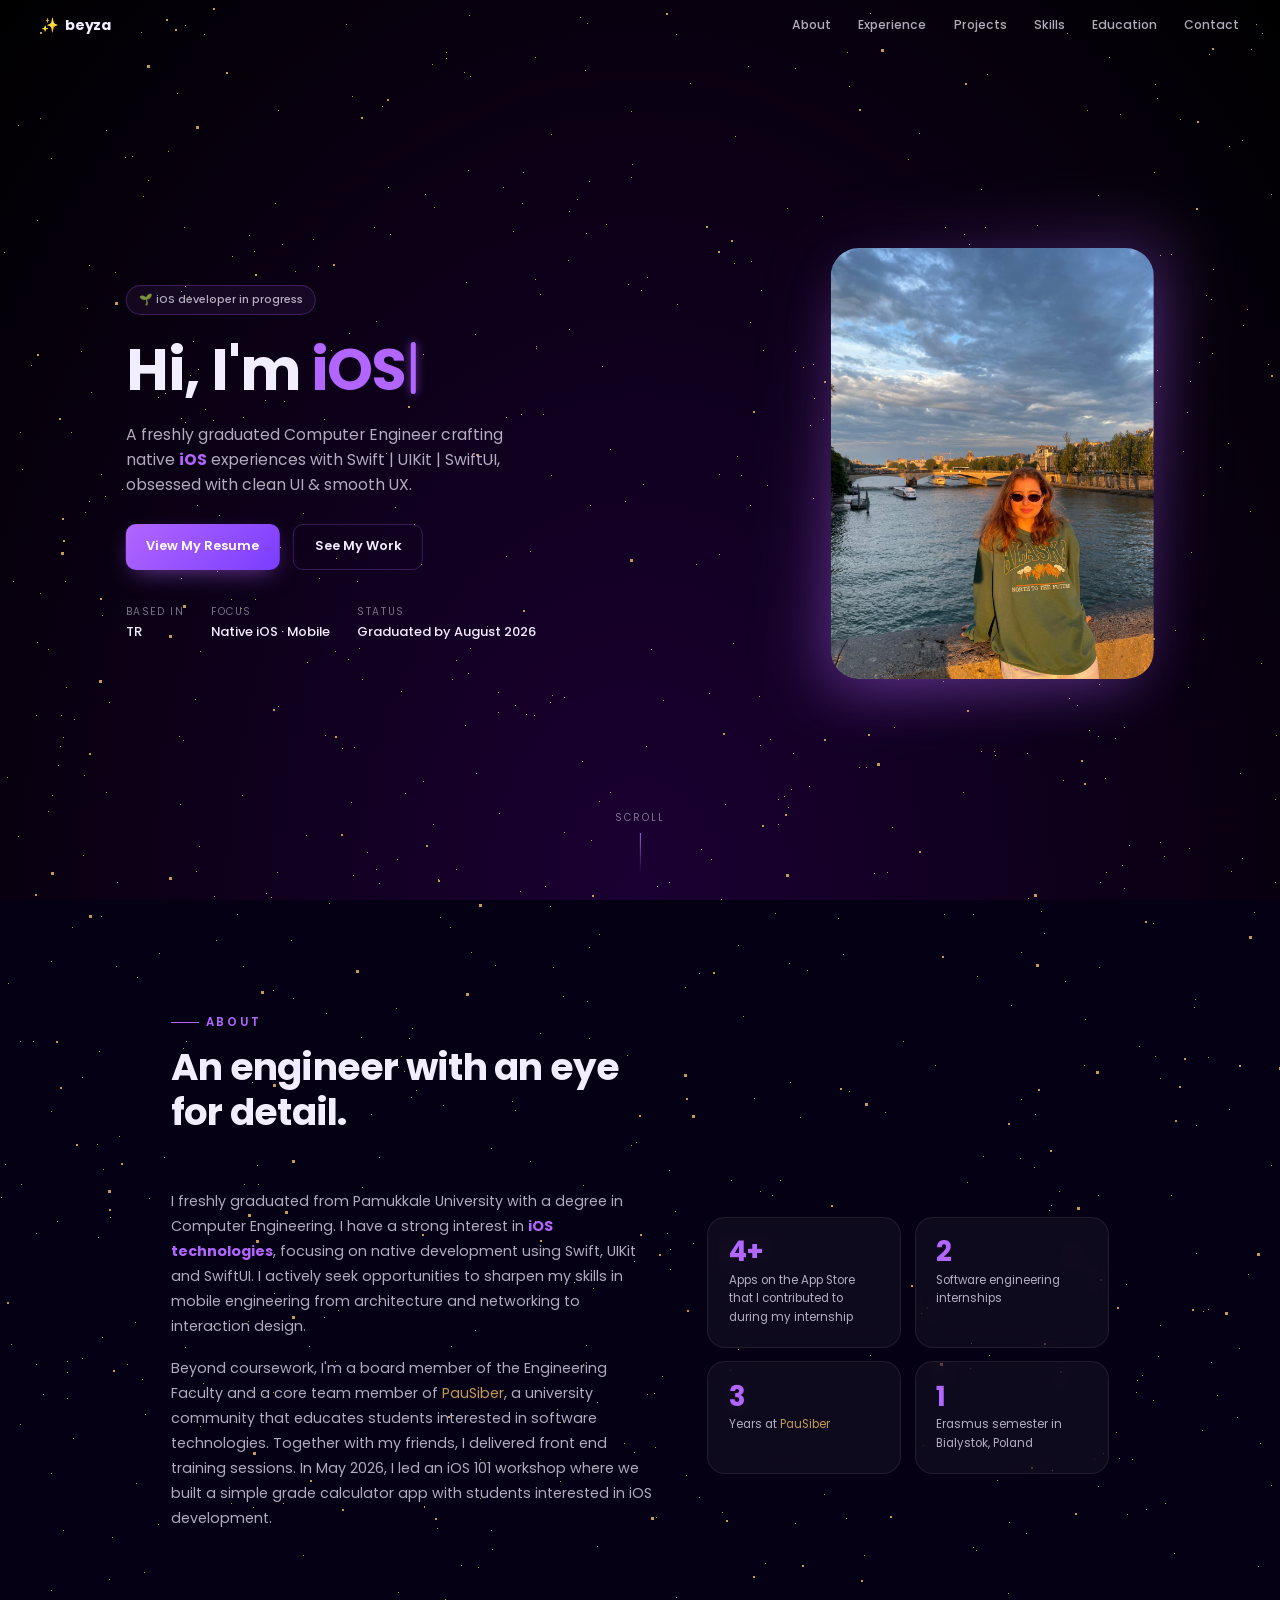
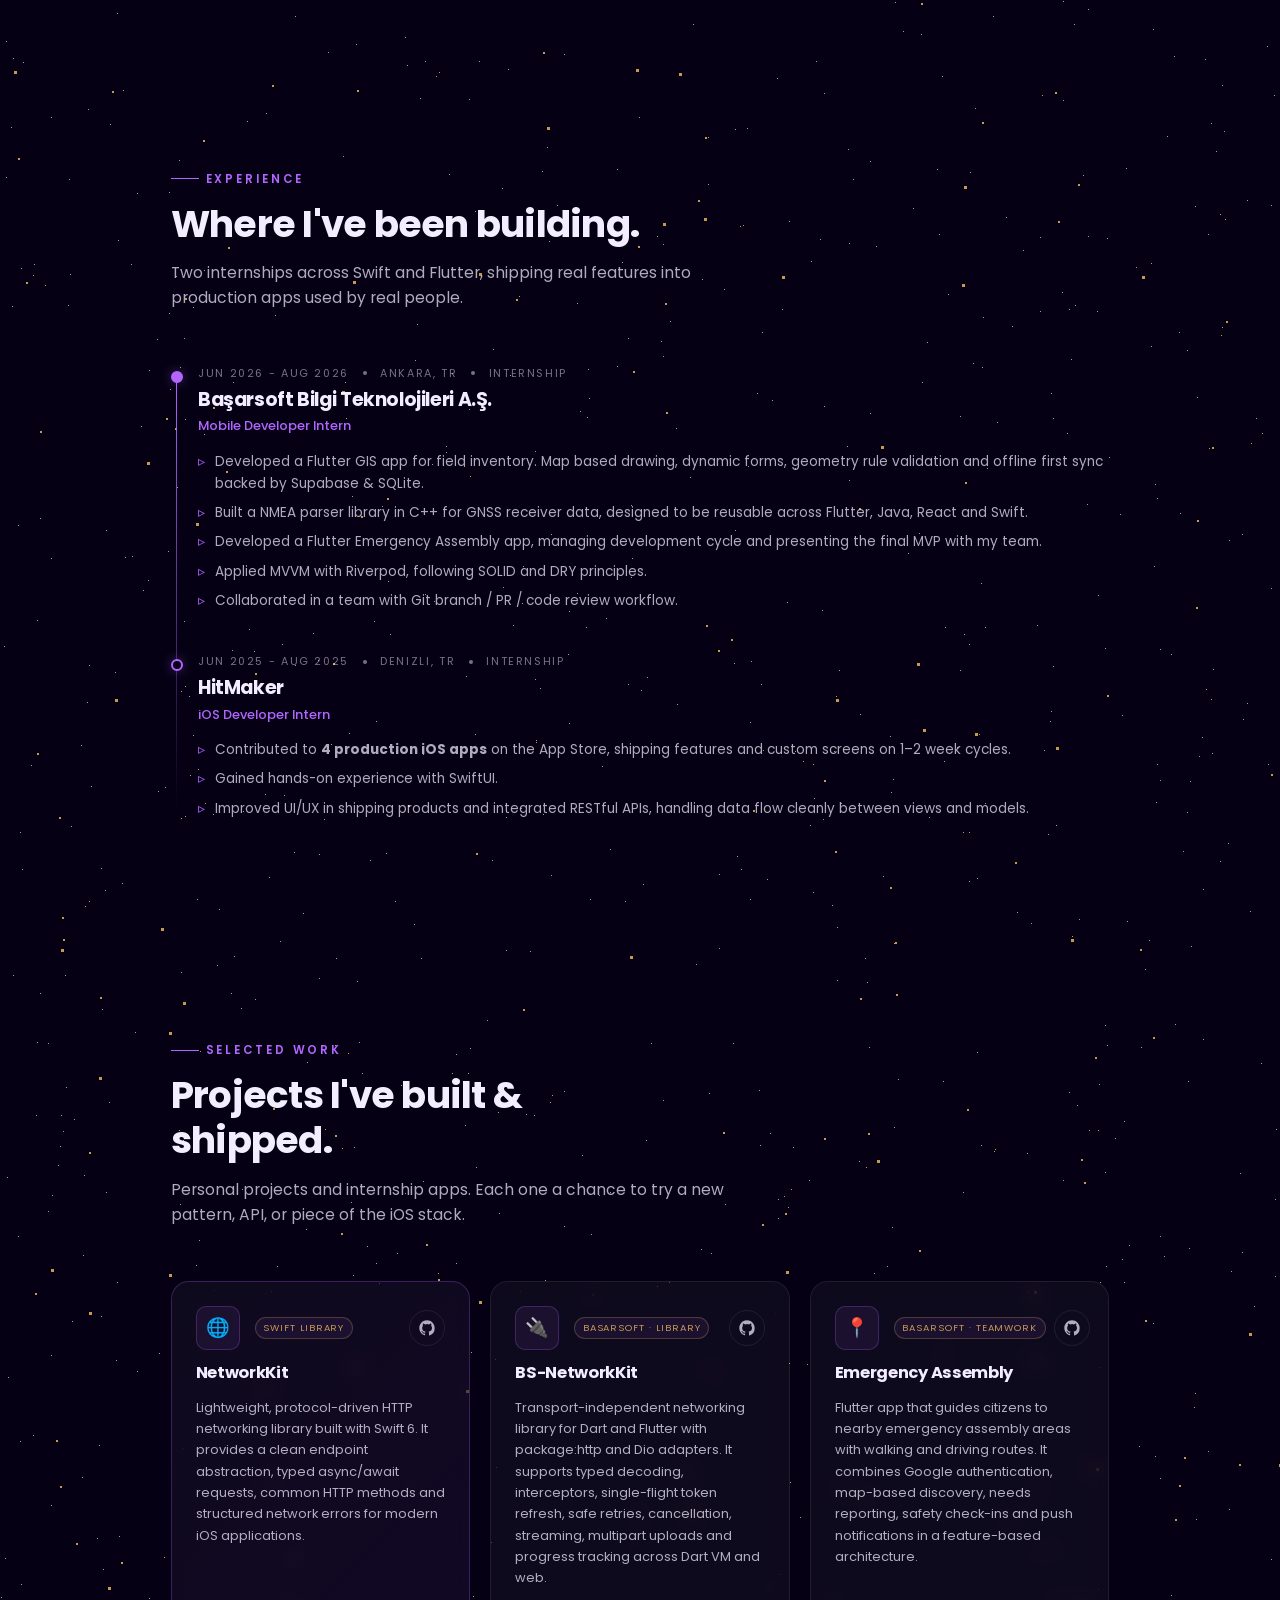
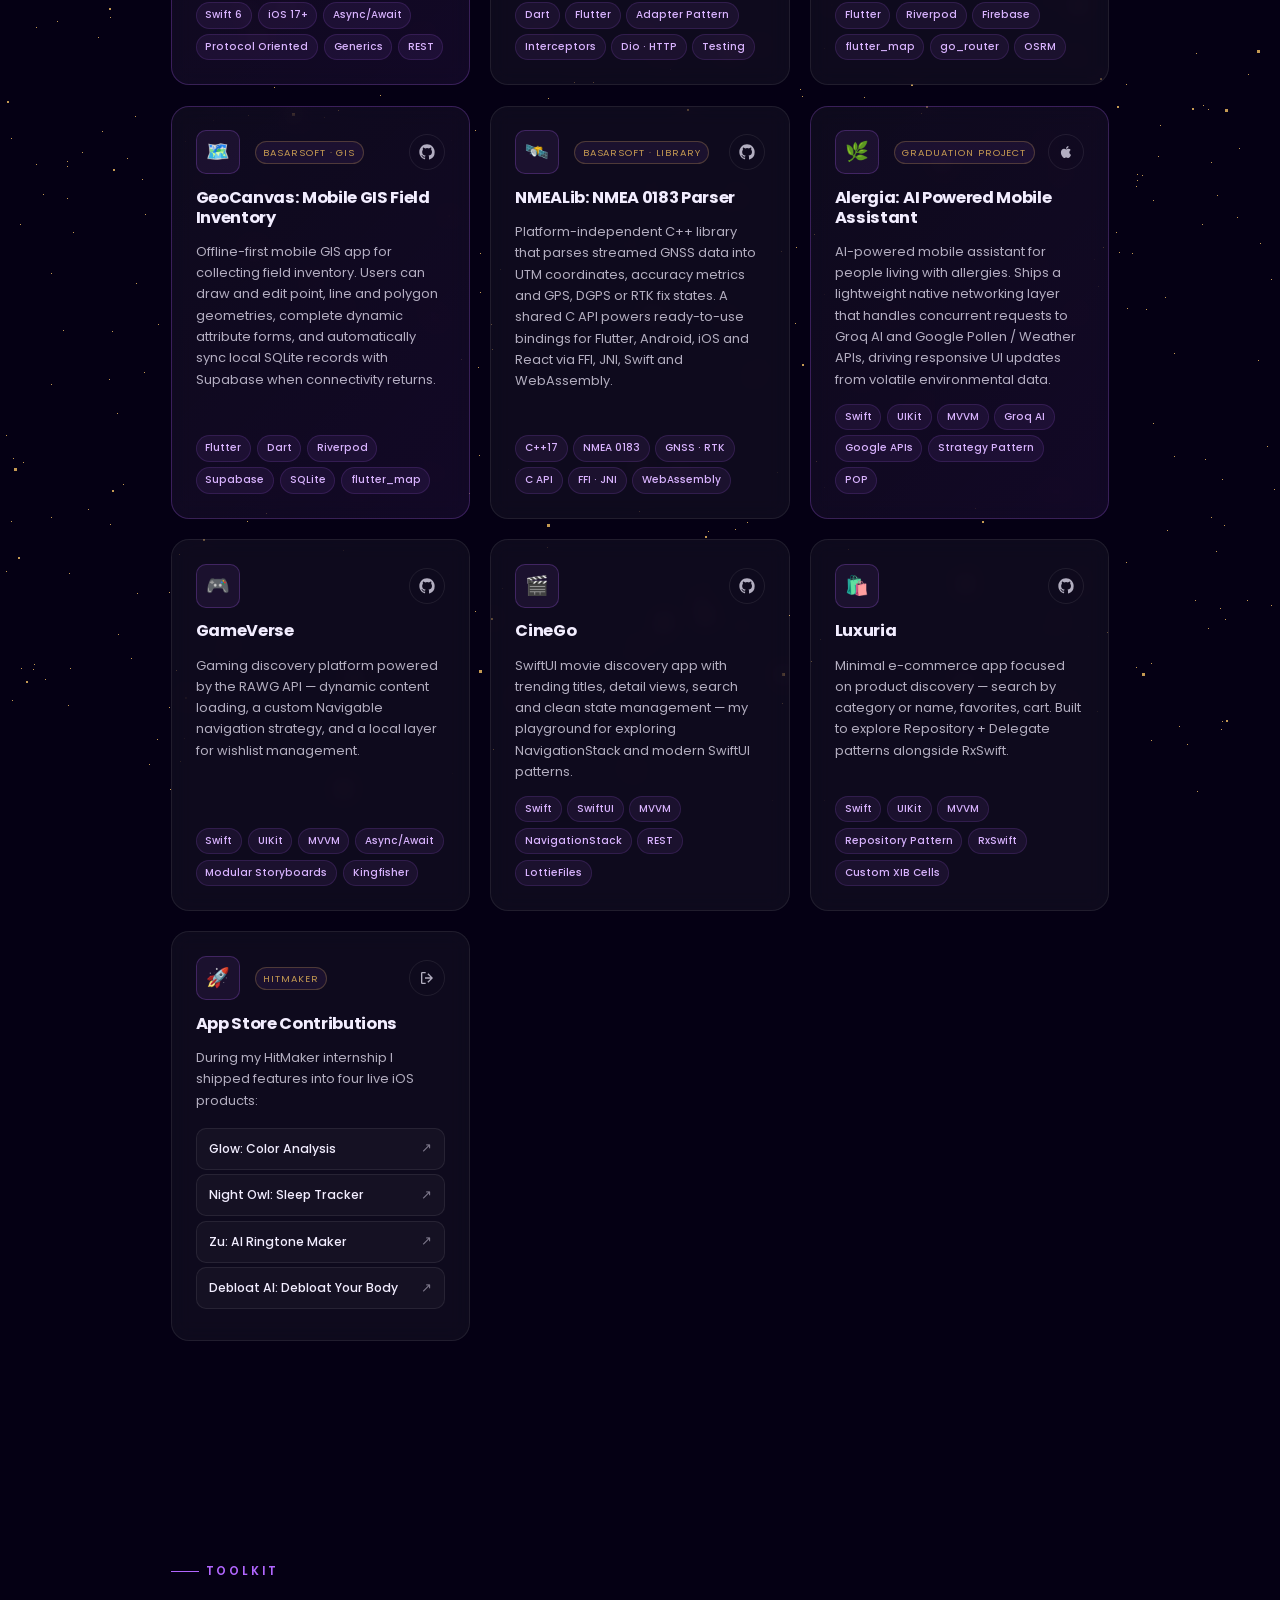
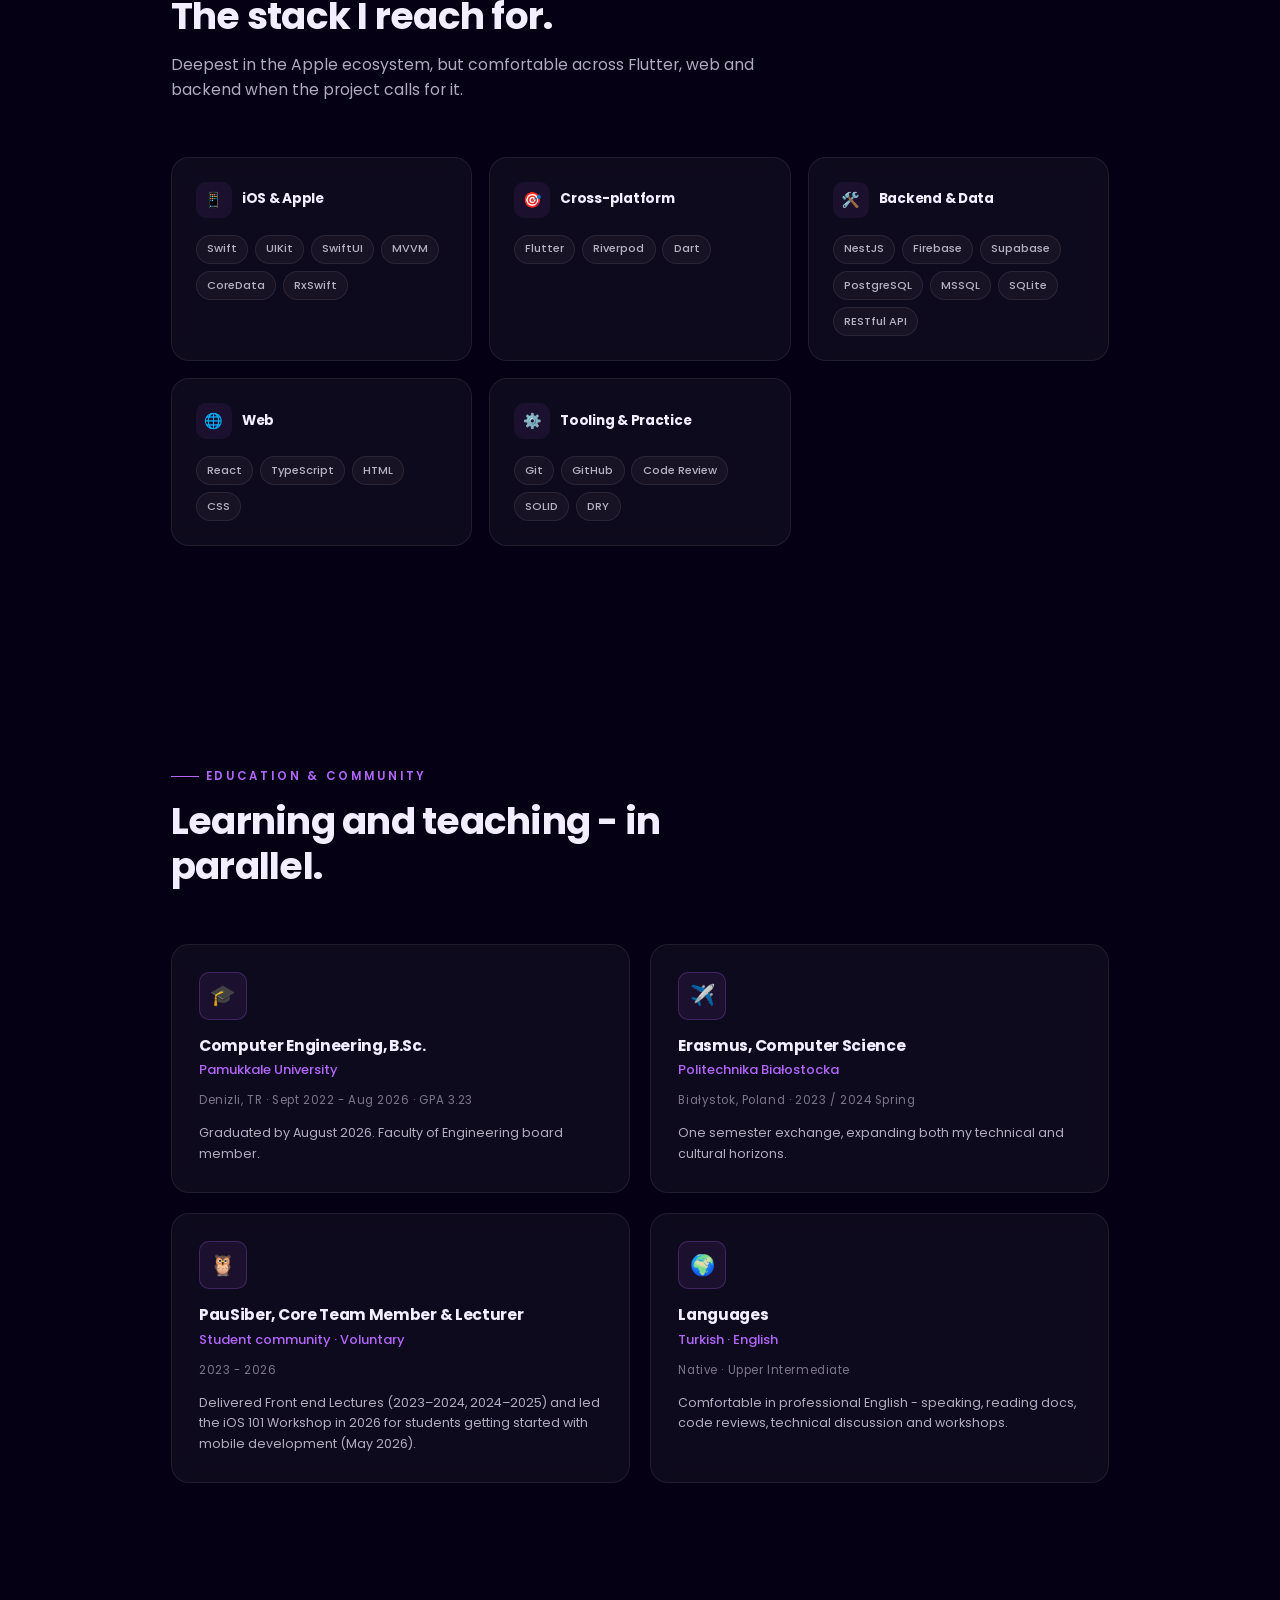
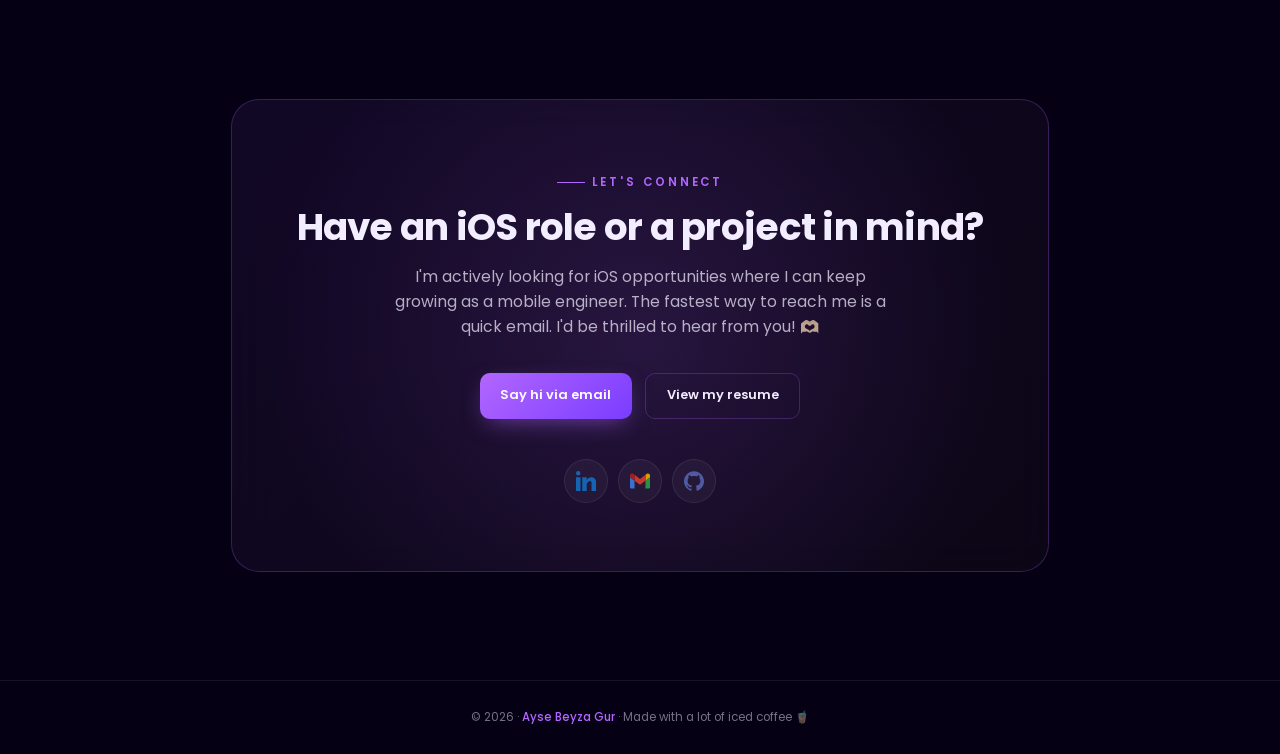
<file: index.html>
<!DOCTYPE html>
<html lang="en">

<head>
  <meta charset="UTF-8" />
  <meta name="viewport" content="width=device-width, initial-scale=1.0" />
  <meta name="description" content="Ayse Beyza Gur — Computer Engineering student building native iOS experiences with Swift, UIKit, and SwiftUI." />
  <meta name="theme-color" content="#050014" />
  <title>hi! i'm beyza</title>

  <link rel="icon" href="favicon_io/favicon.ico?v=2" type="image/x-icon" />
  <link rel="apple-touch-icon" sizes="180x180" href="favicon_io/apple-touch-icon.png" />
  <link rel="icon" type="image/png" sizes="32x32" href="favicon_io/favicon-32x32.png" />
  <link rel="icon" type="image/png" sizes="16x16" href="favicon_io/favicon-16x16.png" />

  <link rel="preconnect" href="https://fonts.googleapis.com" />
  <link rel="preconnect" href="https://fonts.gstatic.com" crossorigin />
  <link href="https://fonts.googleapis.com/css2?family=Poppins:wght@300;400;500;600;700&display=swap" rel="stylesheet" />

  <link rel="stylesheet" href="assets/css/main.css" />
</head>

<body>

  <div class="bg-animation" aria-hidden="true">
    <div id="stars"></div>
    <div id="stars2"></div>
    <div id="stars3"></div>
    <div id="stars4"></div>
  </div>

  <!-- ─────────────── Navigation ─────────────── -->
  <nav class="nav" id="nav" aria-label="Primary">
    <a href="#top" class="nav-brand">
      <span class="wave" aria-hidden="true">✨</span>
      beyza
    </a>
    <ul class="nav-links">
      <li><a href="#about">About</a></li>
      <li><a href="#experience">Experience</a></li>
      <li><a href="#projects">Projects</a></li>
      <li><a href="#skills">Skills</a></li>
      <li><a href="#education">Education</a></li>
      <li><a href="#contact">Contact</a></li>
    </ul>
    <button class="nav-toggle" aria-label="Toggle menu" aria-expanded="false">
      <span></span><span></span><span></span>
    </button>
  </nav>

  <main id="top">

    <!-- ─────────────── Hero ─────────────── -->
    <section class="hero" id="hero">
      <div class="container">
        <div class="hero-inner">
          <div class="hero-text reveal">
            <span class="hero-eyebrow">
               🌱 iOS developer in progress
            </span>
            <h1 class="hero-title" aria-label="Hi, I'm Beyza, iOS Developer">
              <span aria-hidden="true">Hi, I'm <span class="highlight typewriter-text" data-typewriter>Beyza</span><span class="typewriter-cursor"></span></span>
            </h1>
            <p class="hero-tagline">
              A freshly graduated Computer Engineer crafting native <span class="highlight">iOS</span>
              experiences with Swift | UIKit | SwiftUI, obsessed with clean UI & smooth UX.
            </p>

            <div class="hero-actions">
              <a class="btn btn-primary" href="ayse-beyza-gur-portfolyo-cv-ios-developer.pdf" target="_blank" rel="noopener">
                View My Resume

              </a>
              <a class="btn btn-ghost" href="#projects">See My Work</a>
            </div>

            <div class="hero-meta">
              <div class="hero-meta-item">
                <span class="hero-meta-label">Based in</span>
                <span class="hero-meta-value">TR</span>
              </div>
              <div class="hero-meta-item">
                <span class="hero-meta-label">Focus</span>
                <span class="hero-meta-value">Native iOS · Mobile</span>
              </div>
              <div class="hero-meta-item">
                <span class="hero-meta-label">Status</span>
                <span class="hero-meta-value">Graduated by August 2026</span>
              </div>
            </div>
          </div>

          <div class="hero-portrait reveal">
            <img src="paris-sen.jpeg" alt="Portrait of Ayse Beyza Gur" loading="eager" />
          </div>
        </div>
      </div>

      <div class="scroll-cue" aria-hidden="true">
        <span>Scroll</span>
        <span class="line"></span>
      </div>
    </section>

    <!-- ─────────────── About ─────────────── -->
    <section id="about">
      <div class="container">
        <div class="section-header reveal">
          <span class="section-eyebrow">About</span>
          <h2 class="section-title">An engineer with an eye for detail.</h2>
        </div>

        <div class="about-grid">
          <div class="about-text reveal">
            <p>
              I freshly graduated from Pamukkale University with a degree in Computer Engineering.  I have a strong interest in
              <span class="highlight">iOS technologies</span>, focusing on native development using Swift, UIKit
              and SwiftUI. I actively seek opportunities to sharpen my skills in mobile engineering from
              architecture and networking to interaction design.
            </p>
            <p>
              Beyond coursework, I'm a board member of the Engineering Faculty and a core team member of
              <span class="accent">PauSiber</span>, a university community that educates students interested in software technologies.
              Together with my friends, I delivered front end training sessions. 
              In May 2026, I led an iOS 101 workshop where we built a simple grade calculator app with students interested in iOS development.
            </p>
          </div>

          <div class="about-stats reveal-stagger">
            <div class="stat-card">
              <div class="stat-value">4+</div>
              <div class="stat-label">Apps on the App Store that I contributed to during my internship</div>
            </div>
            <div class="stat-card">
              <div class="stat-value">2</div>
              <div class="stat-label">Software engineering internships</div>
            </div>
            <div class="stat-card">
              <div class="stat-value">3</div>
              <div class="stat-label">Years at <span class="accent">PauSiber</span></div>
            </div>
            <div class="stat-card">
              <div class="stat-value">1</div>
              <div class="stat-label">Erasmus semester in Bialystok, Poland</div>
            </div>
          </div>
        </div>
      </div>
    </section>

    <!-- ─────────────── Experience ─────────────── -->
    <section id="experience">
      <div class="container">
        <div class="section-header reveal">
          <span class="section-eyebrow">Experience</span>
          <h2 class="section-title">Where I've been building.</h2>
          <p class="section-lead">
            Two internships across Swift and Flutter, shipping real features into production apps
            used by real people.
          </p>
        </div>

        <div class="timeline reveal-stagger">
          <div class="timeline-item is-current">
            <div class="timeline-meta">
              <span>Jun 2026 - Aug 2026</span>
              <span class="sep" aria-hidden="true"></span>
              <span>Ankara, TR</span>
              <span class="sep" aria-hidden="true"></span>
              <span>Internship</span>
            </div>
            <h3>Başarsoft Bilgi Teknolojileri A.Ş.</h3>
            <div class="timeline-role">Mobile Developer Intern</div>
            <ul>
              <li>Developed a Flutter GIS app for field inventory. Map based drawing, dynamic forms, geometry rule validation and offline first sync backed by Supabase &amp; SQLite.</li>
              <li>Built a NMEA parser library in C++ for GNSS receiver data, designed to be reusable across Flutter, Java, React and Swift.</li>
              <li>Developed a Flutter Emergency Assembly app, managing development cycle and presenting the final MVP with my team.</li>
              <li>Applied MVVM with Riverpod, following SOLID and DRY principles.</li>
              <li>Collaborated in a team with Git branch / PR / code review workflow.</li>
            </ul>
          </div>

          <div class="timeline-item">
            <div class="timeline-meta">
              <span>Jun 2025 - Aug 2025</span>
              <span class="sep" aria-hidden="true"></span>
              <span>Denizli, TR</span>
              <span class="sep" aria-hidden="true"></span>
              <span>Internship</span>
            </div>
            <h3>HitMaker</h3>
            <div class="timeline-role">iOS Developer Intern</div>
            <ul>
              <li>Contributed to <strong>4 production iOS apps</strong> on the App Store, shipping features and custom screens on 1–2 week cycles.</li>
              <li>Gained hands-on experience with SwiftUI.</li>
              <li>Improved UI/UX in shipping products and integrated RESTful APIs, handling data flow cleanly between views and models.</li>
            </ul>
          </div>
        </div>
      </div>
    </section>

    <!-- ─────────────── Projects ─────────────── -->
    <section id="projects">
      <div class="container">
        <div class="section-header reveal">
          <span class="section-eyebrow">Selected work</span>
          <h2 class="section-title">Projects I've built &amp; shipped.</h2>
          <p class="section-lead">
            Personal projects and internship apps. Each one a chance to try a new pattern, API, or piece of
            the iOS stack.
          </p>
        </div>

        <div class="projects reveal-stagger">

          <article class="project project-featured">
            <div class="project-header">
              <div class="project-icon" aria-hidden="true">🌐</div>
              <span class="project-tag">Swift Library</span>
              <div class="project-links">
                <a href="https://github.com/beyyzgur/NetworkKit" target="_blank" rel="noopener" aria-label="NetworkKit on GitHub">
                  <svg viewBox="0 0 24 24" fill="currentColor" aria-hidden="true"><path d="M12 .5C5.65.5.5 5.65.5 12c0 5.08 3.29 9.39 7.86 10.92.58.11.79-.25.79-.56v-2c-3.2.7-3.88-1.36-3.88-1.36-.53-1.34-1.3-1.7-1.3-1.7-1.06-.72.08-.7.08-.7 1.17.08 1.78 1.2 1.78 1.2 1.04 1.78 2.74 1.27 3.4.97.1-.76.41-1.27.75-1.56-2.55-.29-5.24-1.28-5.24-5.68 0-1.25.45-2.28 1.19-3.08-.12-.29-.51-1.46.11-3.05 0 0 .97-.31 3.18 1.18a11 11 0 0 1 5.79 0c2.21-1.49 3.18-1.18 3.18-1.18.63 1.59.23 2.76.11 3.05.74.8 1.19 1.83 1.19 3.08 0 4.41-2.7 5.39-5.27 5.67.42.36.79 1.07.79 2.17v3.22c0 .31.21.68.79.56A11.51 11.51 0 0 0 23.5 12C23.5 5.65 18.35.5 12 .5z"/></svg>
                </a>
              </div>
            </div>
            <h3>NetworkKit</h3>
            <p>
              Lightweight, protocol-driven HTTP networking library built with Swift 6. It provides a clean
              endpoint abstraction, typed async/await requests, common HTTP methods and structured network
              errors for modern iOS applications.
            </p>
            <div class="project-stack">
              <span class="stack-chip">Swift 6</span>
              <span class="stack-chip">iOS 17+</span>
              <span class="stack-chip">Async/Await</span>
              <span class="stack-chip">Protocol Oriented</span>
              <span class="stack-chip">Generics</span>
              <span class="stack-chip">REST</span>
            </div>
          </article>

          <article class="project">
            <div class="project-header">
              <div class="project-icon" aria-hidden="true">🔌</div>
              <span class="project-tag">Basarsoft · Library</span>
              <div class="project-links">
                <a href="https://github.com/beyyzgur/BS-NetworkKit-Dart" target="_blank" rel="noopener" aria-label="BS NetworkKit on GitHub">
                  <svg viewBox="0 0 24 24" fill="currentColor" aria-hidden="true"><path d="M12 .5C5.65.5.5 5.65.5 12c0 5.08 3.29 9.39 7.86 10.92.58.11.79-.25.79-.56v-2c-3.2.7-3.88-1.36-3.88-1.36-.53-1.34-1.3-1.7-1.3-1.7-1.06-.72.08-.7.08-.7 1.17.08 1.78 1.2 1.78 1.2 1.04 1.78 2.74 1.27 3.4.97.1-.76.41-1.27.75-1.56-2.55-.29-5.24-1.28-5.24-5.68 0-1.25.45-2.28 1.19-3.08-.12-.29-.51-1.46.11-3.05 0 0 .97-.31 3.18 1.18a11 11 0 0 1 5.79 0c2.21-1.49 3.18-1.18 3.18-1.18.63 1.59.23 2.76.11 3.05.74.8 1.19 1.83 1.19 3.08 0 4.41-2.7 5.39-5.27 5.67.42.36.79 1.07.79 2.17v3.22c0 .31.21.68.79.56A11.51 11.51 0 0 0 23.5 12C23.5 5.65 18.35.5 12 .5z"/></svg>
                </a>
              </div>
            </div>
            <h3>BS-NetworkKit</h3>
            <p>
              Transport-independent networking library for Dart and Flutter with package:http and Dio
              adapters. It supports typed decoding, interceptors, single-flight token refresh, safe retries,
              cancellation, streaming, multipart uploads and progress tracking across Dart VM and web.
            </p>
            <div class="project-stack">
              <span class="stack-chip">Dart</span>
              <span class="stack-chip">Flutter</span>
              <span class="stack-chip">Adapter Pattern</span>
              <span class="stack-chip">Interceptors</span>
              <span class="stack-chip">Dio · HTTP</span>
              <span class="stack-chip">Testing</span>
            </div>
          </article>

          <article class="project">
            <div class="project-header">
              <div class="project-icon" aria-hidden="true">📍</div>
              <span class="project-tag">Basarsoft · Teamwork</span>
              <div class="project-links">
                <a href="https://github.com/beyyzgur/Emergency-Assembly-Flutter-App" target="_blank" rel="noopener" aria-label="Emergency Assembly on GitHub">
                  <svg viewBox="0 0 24 24" fill="currentColor" aria-hidden="true"><path d="M12 .5C5.65.5.5 5.65.5 12c0 5.08 3.29 9.39 7.86 10.92.58.11.79-.25.79-.56v-2c-3.2.7-3.88-1.36-3.88-1.36-.53-1.34-1.3-1.7-1.3-1.7-1.06-.72.08-.7.08-.7 1.17.08 1.78 1.2 1.78 1.2 1.04 1.78 2.74 1.27 3.4.97.1-.76.41-1.27.75-1.56-2.55-.29-5.24-1.28-5.24-5.68 0-1.25.45-2.28 1.19-3.08-.12-.29-.51-1.46.11-3.05 0 0 .97-.31 3.18 1.18a11 11 0 0 1 5.79 0c2.21-1.49 3.18-1.18 3.18-1.18.63 1.59.23 2.76.11 3.05.74.8 1.19 1.83 1.19 3.08 0 4.41-2.7 5.39-5.27 5.67.42.36.79 1.07.79 2.17v3.22c0 .31.21.68.79.56A11.51 11.51 0 0 0 23.5 12C23.5 5.65 18.35.5 12 .5z"/></svg>
                </a>
              </div>
            </div>
            <h3>Emergency Assembly</h3>
            <p>
              Flutter app that guides citizens to nearby emergency assembly areas with walking and driving
              routes. It combines Google authentication, map-based discovery, needs reporting, safety
              check-ins and push notifications in a feature-based architecture.
            </p>
            <div class="project-stack">
              <span class="stack-chip">Flutter</span>
              <span class="stack-chip">Riverpod</span>
              <span class="stack-chip">Firebase</span>
              <span class="stack-chip">flutter_map</span>
              <span class="stack-chip">go_router</span>
              <span class="stack-chip">OSRM</span>
            </div>
          </article>

          <article class="project project-featured">
            <div class="project-header">
              <div class="project-icon" aria-hidden="true">🗺️</div>
              <span class="project-tag">Basarsoft · GIS</span>
              <div class="project-links">
                <a href="https://github.com/beyyzgur/GeoCanvas-CBS-Flutter-App" target="_blank" rel="noopener" aria-label="GeoCanvas on GitHub">
                  <svg viewBox="0 0 24 24" fill="currentColor" aria-hidden="true"><path d="M12 .5C5.65.5.5 5.65.5 12c0 5.08 3.29 9.39 7.86 10.92.58.11.79-.25.79-.56v-2c-3.2.7-3.88-1.36-3.88-1.36-.53-1.34-1.3-1.7-1.3-1.7-1.06-.72.08-.7.08-.7 1.17.08 1.78 1.2 1.78 1.2 1.04 1.78 2.74 1.27 3.4.97.1-.76.41-1.27.75-1.56-2.55-.29-5.24-1.28-5.24-5.68 0-1.25.45-2.28 1.19-3.08-.12-.29-.51-1.46.11-3.05 0 0 .97-.31 3.18 1.18a11 11 0 0 1 5.79 0c2.21-1.49 3.18-1.18 3.18-1.18.63 1.59.23 2.76.11 3.05.74.8 1.19 1.83 1.19 3.08 0 4.41-2.7 5.39-5.27 5.67.42.36.79 1.07.79 2.17v3.22c0 .31.21.68.79.56A11.51 11.51 0 0 0 23.5 12C23.5 5.65 18.35.5 12 .5z"/></svg>
                </a>
              </div>
            </div>
            <h3>GeoCanvas: Mobile GIS Field Inventory</h3>
            <p>
              Offline-first mobile GIS app for collecting field inventory. Users can draw and edit point,
              line and polygon geometries, complete dynamic attribute forms, and automatically sync local
              SQLite records with Supabase when connectivity returns.
            </p>
            <div class="project-stack">
              <span class="stack-chip">Flutter</span>
              <span class="stack-chip">Dart</span>
              <span class="stack-chip">Riverpod</span>
              <span class="stack-chip">Supabase</span>
              <span class="stack-chip">SQLite</span>
              <span class="stack-chip">flutter_map</span>
            </div>
          </article>

          <article class="project">
            <div class="project-header">
              <div class="project-icon" aria-hidden="true">🛰️</div>
              <span class="project-tag">Basarsoft · Library</span>
              <div class="project-links">
                <a href="https://github.com/beyyzgur/nmea-0183-parser-cpp" target="_blank" rel="noopener" aria-label="NMEALib on GitHub">
                  <svg viewBox="0 0 24 24" fill="currentColor" aria-hidden="true"><path d="M12 .5C5.65.5.5 5.65.5 12c0 5.08 3.29 9.39 7.86 10.92.58.11.79-.25.79-.56v-2c-3.2.7-3.88-1.36-3.88-1.36-.53-1.34-1.3-1.7-1.3-1.7-1.06-.72.08-.7.08-.7 1.17.08 1.78 1.2 1.78 1.2 1.04 1.78 2.74 1.27 3.4.97.1-.76.41-1.27.75-1.56-2.55-.29-5.24-1.28-5.24-5.68 0-1.25.45-2.28 1.19-3.08-.12-.29-.51-1.46.11-3.05 0 0 .97-.31 3.18 1.18a11 11 0 0 1 5.79 0c2.21-1.49 3.18-1.18 3.18-1.18.63 1.59.23 2.76.11 3.05.74.8 1.19 1.83 1.19 3.08 0 4.41-2.7 5.39-5.27 5.67.42.36.79 1.07.79 2.17v3.22c0 .31.21.68.79.56A11.51 11.51 0 0 0 23.5 12C23.5 5.65 18.35.5 12 .5z"/></svg>
                </a>
              </div>
            </div>
            <h3>NMEALib: NMEA 0183 Parser</h3>
            <p>
              Platform-independent C++ library that parses streamed GNSS data into UTM coordinates,
              accuracy metrics and GPS, DGPS or RTK fix states. A shared C API powers ready-to-use bindings
              for Flutter, Android, iOS and React via FFI, JNI, Swift and WebAssembly.
            </p>
            <div class="project-stack">
              <span class="stack-chip">C++17</span>
              <span class="stack-chip">NMEA 0183</span>
              <span class="stack-chip">GNSS · RTK</span>
              <span class="stack-chip">C API</span>
              <span class="stack-chip">FFI · JNI</span>
              <span class="stack-chip">WebAssembly</span>
            </div>
          </article>

          <article class="project project-featured">
            <div class="project-header">
              <div class="project-icon" aria-hidden="true">🌿</div>
              <span class="project-tag">Graduation Project</span>
              <div class="project-links">
                <button class="app-store-coming-soon" type="button" aria-label="Alergia on the App Store">
                  <svg viewBox="0 0 24 24" fill="currentColor" aria-hidden="true"><path d="M17.05 20.28c-.98.95-2.05.8-3.08.35-1.09-.46-2.09-.48-3.24 0-1.44.62-2.2.44-3.06-.35C2.79 15.25 3.51 7.59 9.05 7.31c1.35.07 2.29.74 3.08.79 1.18-.24 2.31-.93 3.57-.84 1.51.12 2.65.72 3.4 1.8-3.12 1.87-2.38 5.98.48 7.13-.57 1.5-1.31 2.99-2.53 4.1M12.03 7.25C11.88 5.02 13.69 3.18 15.77 3c.29 2.58-2.34 4.5-3.74 4.25"/></svg>
                </button>
              </div>
            </div>
            <h3>Alergia: AI Powered Mobile Assistant</h3>
            <p>
              AI-powered mobile assistant for people living with allergies. Ships a lightweight native
              networking layer that handles concurrent requests to Groq AI and Google Pollen / Weather APIs,
              driving responsive UI updates from volatile environmental data.
            </p>
            <div class="project-stack">
              <span class="stack-chip">Swift</span>
              <span class="stack-chip">UIKit</span>
              <span class="stack-chip">MVVM</span>
              <span class="stack-chip">Groq AI</span>
              <span class="stack-chip">Google APIs</span>
              <span class="stack-chip">Strategy Pattern</span>
              <span class="stack-chip">POP</span>
            </div>
          </article>

          <article class="project">
            <div class="project-header">
              <div class="project-icon" aria-hidden="true">🎮</div>
              <div class="project-links">
                <a href="https://github.com/beyyzgur/GameVerse-iOS-App" target="_blank" rel="noopener" aria-label="GameVerse on GitHub">
                  <svg viewBox="0 0 24 24" fill="currentColor" aria-hidden="true"><path d="M12 .5C5.65.5.5 5.65.5 12c0 5.08 3.29 9.39 7.86 10.92.58.11.79-.25.79-.56v-2c-3.2.7-3.88-1.36-3.88-1.36-.53-1.34-1.3-1.7-1.3-1.7-1.06-.72.08-.7.08-.7 1.17.08 1.78 1.2 1.78 1.2 1.04 1.78 2.74 1.27 3.4.97.1-.76.41-1.27.75-1.56-2.55-.29-5.24-1.28-5.24-5.68 0-1.25.45-2.28 1.19-3.08-.12-.29-.51-1.46.11-3.05 0 0 .97-.31 3.18 1.18a11 11 0 0 1 5.79 0c2.21-1.49 3.18-1.18 3.18-1.18.63 1.59.23 2.76.11 3.05.74.8 1.19 1.83 1.19 3.08 0 4.41-2.7 5.39-5.27 5.67.42.36.79 1.07.79 2.17v3.22c0 .31.21.68.79.56A11.51 11.51 0 0 0 23.5 12C23.5 5.65 18.35.5 12 .5z"/></svg>
                </a>
              </div>
            </div>
            <h3>GameVerse</h3>
            <p>
              Gaming discovery platform powered by the RAWG API — dynamic content loading, a custom
              Navigable navigation strategy, and a local layer for wishlist management.
            </p>
            <div class="project-stack">
              <span class="stack-chip">Swift</span>
              <span class="stack-chip">UIKit</span>
              <span class="stack-chip">MVVM</span>
              <span class="stack-chip">Async/Await</span>
              <span class="stack-chip">Modular Storyboards</span>
              <span class="stack-chip">Kingfisher</span>
            </div>
          </article>

          <article class="project">
            <div class="project-header">
              <div class="project-icon" aria-hidden="true">🎬</div>
              <div class="project-links">
                <a href="https://github.com/beyyzgur/SwiftUI-for-iOS-Bootcamp-2025/tree/main/CineGoApp" target="_blank" rel="noopener" aria-label="CineGo on GitHub">
                  <svg viewBox="0 0 24 24" fill="currentColor" aria-hidden="true"><path d="M12 .5C5.65.5.5 5.65.5 12c0 5.08 3.29 9.39 7.86 10.92.58.11.79-.25.79-.56v-2c-3.2.7-3.88-1.36-3.88-1.36-.53-1.34-1.3-1.7-1.3-1.7-1.06-.72.08-.7.08-.7 1.17.08 1.78 1.2 1.78 1.2 1.04 1.78 2.74 1.27 3.4.97.1-.76.41-1.27.75-1.56-2.55-.29-5.24-1.28-5.24-5.68 0-1.25.45-2.28 1.19-3.08-.12-.29-.51-1.46.11-3.05 0 0 .97-.31 3.18 1.18a11 11 0 0 1 5.79 0c2.21-1.49 3.18-1.18 3.18-1.18.63 1.59.23 2.76.11 3.05.74.8 1.19 1.83 1.19 3.08 0 4.41-2.7 5.39-5.27 5.67.42.36.79 1.07.79 2.17v3.22c0 .31.21.68.79.56A11.51 11.51 0 0 0 23.5 12C23.5 5.65 18.35.5 12 .5z"/></svg>
                </a>
              </div>
            </div>
            <h3>CineGo</h3>
            <p>
              SwiftUI movie discovery app with trending titles, detail views, search and clean state
              management — my playground for exploring NavigationStack and modern SwiftUI patterns.
            </p>
            <div class="project-stack">
              <span class="stack-chip">Swift</span>
              <span class="stack-chip">SwiftUI</span>
              <span class="stack-chip">MVVM</span>
              <span class="stack-chip">NavigationStack</span>
              <span class="stack-chip">REST</span>
              <span class="stack-chip">LottieFiles</span>
            </div>
          </article>

          <article class="project">
            <div class="project-header">
              <div class="project-icon" aria-hidden="true">🛍️</div>
              <div class="project-links">
                <a href="https://github.com/beyyzgur/SwiftCraft-iOS-Bootcamp-2025/tree/main/graduation-project" target="_blank" rel="noopener" aria-label="Luxuria on GitHub">
                  <svg viewBox="0 0 24 24" fill="currentColor" aria-hidden="true"><path d="M12 .5C5.65.5.5 5.65.5 12c0 5.08 3.29 9.39 7.86 10.92.58.11.79-.25.79-.56v-2c-3.2.7-3.88-1.36-3.88-1.36-.53-1.34-1.3-1.7-1.3-1.7-1.06-.72.08-.7.08-.7 1.17.08 1.78 1.2 1.78 1.2 1.04 1.78 2.74 1.27 3.4.97.1-.76.41-1.27.75-1.56-2.55-.29-5.24-1.28-5.24-5.68 0-1.25.45-2.28 1.19-3.08-.12-.29-.51-1.46.11-3.05 0 0 .97-.31 3.18 1.18a11 11 0 0 1 5.79 0c2.21-1.49 3.18-1.18 3.18-1.18.63 1.59.23 2.76.11 3.05.74.8 1.19 1.83 1.19 3.08 0 4.41-2.7 5.39-5.27 5.67.42.36.79 1.07.79 2.17v3.22c0 .31.21.68.79.56A11.51 11.51 0 0 0 23.5 12C23.5 5.65 18.35.5 12 .5z"/></svg>
                </a>
              </div>
            </div>
            <h3>Luxuria</h3>
            <p>
              Minimal e-commerce app focused on product discovery — search by category or name, favorites,
              cart. Built to explore Repository + Delegate patterns alongside RxSwift.
            </p>
            <div class="project-stack">
              <span class="stack-chip">Swift</span>
              <span class="stack-chip">UIKit</span>
              <span class="stack-chip">MVVM</span>
              <span class="stack-chip">Repository Pattern</span>
              <span class="stack-chip">RxSwift</span>
              <span class="stack-chip">Custom XIB Cells</span>
            </div>
          </article>

          <article class="project">
            <div class="project-header">
              <div class="project-icon" aria-hidden="true">🚀</div>
              <span class="project-tag">HitMaker</span>
              <div class="project-links">
                <a href="https://apps.apple.com/" target="_blank" rel="noopener" aria-label="Apps on the App Store">
                  <svg viewBox="0 0 24 24" fill="currentColor" aria-hidden="true"><path d="M14 3h5a2 2 0 0 1 2 2v14a2 2 0 0 1-2 2h-5v-2h5V5h-5V3zM3 12l7-7 1.4 1.4L6.8 11H15v2H6.8l4.6 4.6L10 19l-7-7z" transform="rotate(180 12 12)"/></svg>
                </a>
              </div>
            </div>
            <h3>App Store Contributions</h3>
            <p>
              During my HitMaker internship I shipped features into four live iOS products:
            </p>
            <ul class="app-list">
              <li>
                <a href="https://apps.apple.com/tr/app/glow-color-analysis/id6747744493" target="_blank" rel="noopener">
                  <span class="app-name">Glow: Color Analysis</span>
                  <span class="app-arrow" aria-hidden="true">↗</span>
                </a>
              </li>
              <li>
                <a href="https://apps.apple.com/tr/app/night-owl-sleep-tracker/id6748690247" target="_blank" rel="noopener">
                  <span class="app-name">Night Owl: Sleep Tracker</span>
                  <span class="app-arrow" aria-hidden="true">↗</span>
                </a>
              </li>
              <li>
                <a href="https://apps.apple.com/tr/app/zu-ai-ringtone-maker/id6749317668" target="_blank" rel="noopener">
                  <span class="app-name">Zu: AI Ringtone Maker</span>
                  <span class="app-arrow" aria-hidden="true">↗</span>
                </a>
              </li>
              <li>
                <a href="https://apps.apple.com/tr/app/debloat-ai-debloat-your-body/id6748082449" target="_blank" rel="noopener">
                  <span class="app-name">Debloat AI: Debloat Your Body</span>
                  <span class="app-arrow" aria-hidden="true">↗</span>
                </a>
              </li>
            </ul>
          </article>

        </div>
      </div>
    </section>

    <!-- ─────────────── Skills ─────────────── -->
    <section id="skills">
      <div class="container">
        <div class="section-header reveal">
          <span class="section-eyebrow">Toolkit</span>
          <h2 class="section-title">The stack I reach for.</h2>
          <p class="section-lead">
            Deepest in the Apple ecosystem, but comfortable across Flutter, web and backend when the project
            calls for it.
          </p>
        </div>

        <div class="skills-grid reveal-stagger">
          <div class="skill-group">
            <div class="skill-group-header">
              <div class="skill-group-icon" aria-hidden="true">📱</div>
              <h3>iOS &amp; Apple</h3>
            </div>
            <div class="skill-list">
              <span>Swift</span>
              <span>UIKit</span>
              <span>SwiftUI</span>
              <span>MVVM</span>
              <span>CoreData</span>
              <span>RxSwift</span>
            </div>
          </div>

          <div class="skill-group">
            <div class="skill-group-header">
              <div class="skill-group-icon" aria-hidden="true">🎯</div>
              <h3>Cross-platform</h3>
            </div>
            <div class="skill-list">
              <span>Flutter</span>
              <span>Riverpod</span>
              <span>Dart</span>
            </div>
          </div>

          <div class="skill-group">
            <div class="skill-group-header">
              <div class="skill-group-icon" aria-hidden="true">🛠️</div>
              <h3>Backend &amp; Data</h3>
            </div>
            <div class="skill-list">
              <span>NestJS</span>
              <span>Firebase</span>
              <span>Supabase</span>
              <span>PostgreSQL</span>
              <span>MSSQL</span>
              <span>SQLite</span>
              <span>RESTful API</span>
            </div>
          </div>

          <div class="skill-group">
            <div class="skill-group-header">
              <div class="skill-group-icon" aria-hidden="true">🌐</div>
              <h3>Web</h3>
            </div>
            <div class="skill-list">
              <span>React</span>
              <span>TypeScript</span>
              <span>HTML</span>
              <span>CSS</span>
            </div>
          </div>

          <div class="skill-group">
            <div class="skill-group-header">
              <div class="skill-group-icon" aria-hidden="true">⚙️</div>
              <h3>Tooling &amp; Practice</h3>
            </div>
            <div class="skill-list">
              <span>Git</span>
              <span>GitHub</span>
              <span>Code Review</span>
              <span>SOLID</span>
              <span>DRY</span>
            </div>
          </div>
        </div>
      </div>
    </section>

    <!-- ─────────────── Education & Community ─────────────── -->
    <section id="education">
      <div class="container">
        <div class="section-header reveal">
          <span class="section-eyebrow">Education &amp; Community</span>
          <h2 class="section-title">Learning and teaching - in parallel.</h2>
        </div>

        <div class="edu-grid reveal-stagger">
          <div class="edu-card">
            <div class="edu-icon" aria-hidden="true">🎓</div>
            <h3>Computer Engineering, B.Sc.</h3>
            <div class="edu-place">Pamukkale University</div>
            <div class="edu-meta">Denizli, TR · Sept 2022 - Aug 2026 · GPA 3.23</div>
            <p>Graduated by August 2026. Faculty of Engineering board member.</p>
          </div>

          <div class="edu-card">
            <div class="edu-icon" aria-hidden="true">✈️</div>
            <h3>Erasmus, Computer Science</h3>
            <div class="edu-place">Politechnika Białostocka</div>
            <div class="edu-meta">Białystok, Poland · 2023 / 2024 Spring</div>
            <p>One semester exchange, expanding both my technical and cultural horizons.</p>
          </div>

          <div class="edu-card">
            <div class="edu-icon" aria-hidden="true">🦉</div>
            <h3>PauSiber, Core Team Member &amp; Lecturer</h3>
            <div class="edu-place">Student community · Voluntary</div>
            <div class="edu-meta">2023 - 2026</div>
            <p>Delivered Front end Lectures (2023–2024, 2024–2025) and led the iOS 101 Workshop in 2026 for students getting started with mobile development (May 2026).</p>
          </div>

          <div class="edu-card">
            <div class="edu-icon" aria-hidden="true">🌍</div>
            <h3>Languages</h3>
            <div class="edu-place">Turkish · English</div>
            <div class="edu-meta">Native · Upper Intermediate</div>
            <p>Comfortable in professional English - speaking, reading docs, code reviews, technical discussion and workshops.</p>
          </div>
        </div>
      </div>
    </section>

    <!-- ─────────────── Contact ─────────────── -->
    <section id="contact">
      <div class="container container-narrow">
        <div class="contact-inner reveal">
          <span class="section-eyebrow" style="justify-content:center;">Let's connect</span>
          <h2>Have an iOS role or a project in mind?</h2>
          <p>
            I'm actively looking for iOS opportunities where I can keep growing as a mobile engineer.
            The fastest way to reach me is a quick email. I'd be thrilled to hear from you! 🫶🏻
          </p>

          <div class="contact-actions">
            <a class="btn btn-primary" href="mailto:beyyzgur@gmail.com">
              Say hi via email
            </a>
            <a class="btn btn-ghost" href="ayse-beyza-gur-portfolyo-cv-ios-developer.pdf" target="_blank" rel="noopener">
              View my resume
            </a>
          </div>

          <div class="social-icons" aria-label="Social links">
            <a href="https://www.linkedin.com/in/beyyzgur/" target="_blank" rel="noopener" aria-label="LinkedIn"><img src="images/linked-in-alt.svg" alt="" /></a>
            <a href="mailto:beyyzgur@gmail.com" aria-label="Email"><img src="images/gmail.svg" alt="" /></a>
            <a href="https://github.com/beyyzgur" target="_blank" rel="noopener" aria-label="GitHub"><img src="images/github.svg" alt="" /></a>
          </div>
        </div>
      </div>
    </section>

  </main>

  <div class="app-store-toast" role="status" aria-live="polite">Coming soon to the App Store.</div>

  <footer class="footer">
    © 2026 · <a href="https://github.com/beyyzgur" target="_blank" rel="noopener">Ayse Beyza Gur</a> · Made with a lot of iced coffee 🧋
  </footer>

  <script src="assets/js/main.js" defer></script>
</body>

</html>
</file>
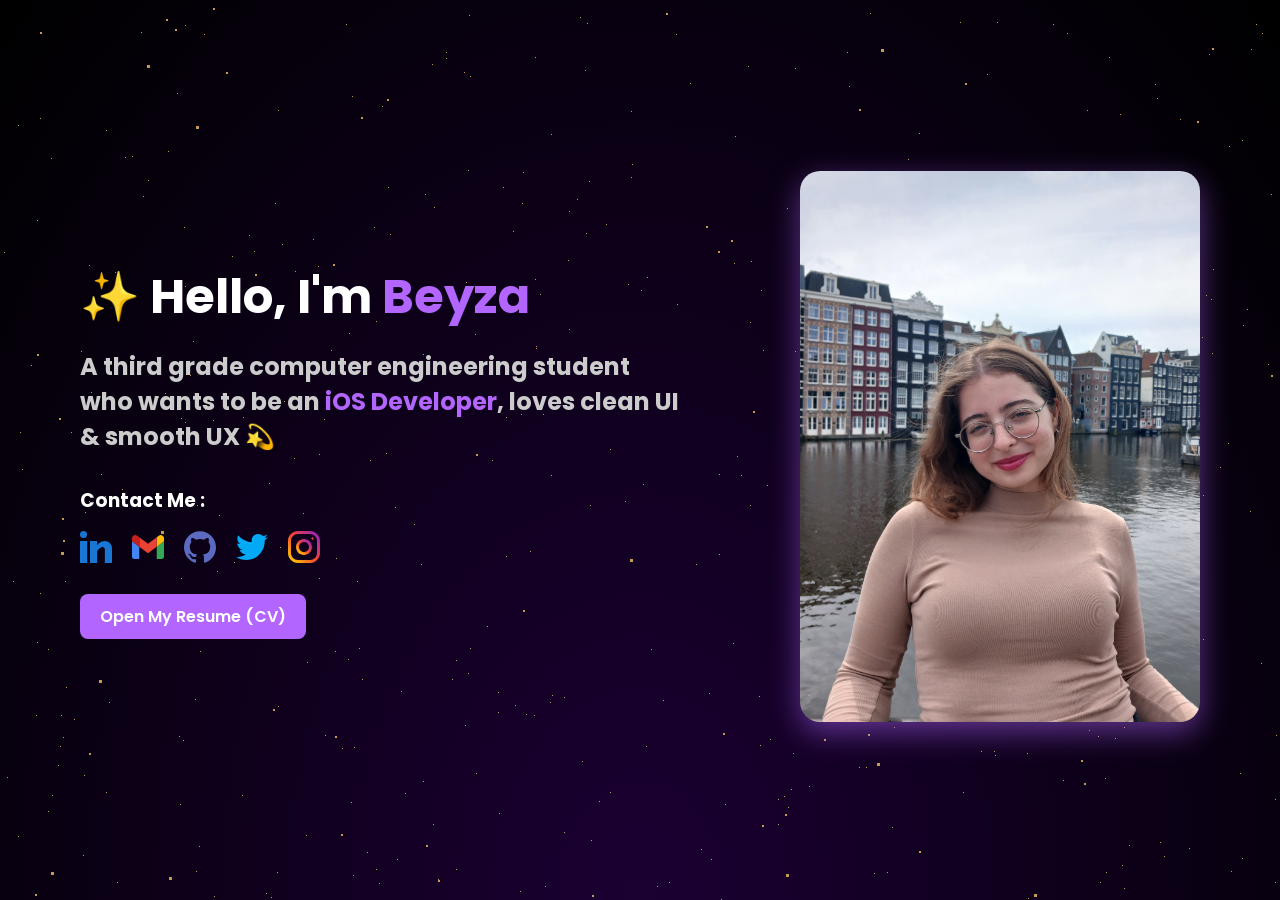
<file: beyyzgur-portfolio/index.html>
<!DOCTYPE html>
<html lang="en">

<head>
  <meta charset="UTF-8" />
  <meta name="viewport" content="width=device-width, initial-scale=1.0" />
  <title>Ayse Beyza Gur | hi, i am beyza</title>

  <!-- ✅ Favicon için doğru kullanım -->
  <link rel="icon" href="favicon_io/favicon.ico?v=2" type="image/x-icon" />
  <link rel="apple-touch-icon" sizes="180x180" href="favicon_io/apple-touch-icon.png">
  <link rel="icon" type="image/png" sizes="32x32" href="favicon_io/favicon-32x32.png">
  <link rel="icon" type="image/png" sizes="16x16" href="favicon_io/favicon-16x16.png">

  <!-- ✅ Google Fonts -->
  <link href="https://fonts.googleapis.com/css2?family=Poppins:wght@400;600;700&display=swap" rel="stylesheet">

  <!-- ✅ External CSS dosyası bağlantısı -->
  <link rel="stylesheet" href="style.css">
</head>

<body style="background-color: black;">

    <div class="bg-animation">
        <div id="stars"></div>
        <div id="stars2"></div>
        <div id="stars3"></div>
        <div id="stars4"></div>
    </div>

</body>

<body>
  <header>
    <div class="text-content">
      <h1><span class="wave">✨</span> Hello, I'm <span class="highlight">Beyza</span></h1>
      <h2>A third grade computer engineering student who wants to be an <span class="highlight">iOS Developer</span>, loves clean UI & smooth UX 💫</h2>

      <div class="contact">
        <h3>Contact Me :</h3>
        <div class="social-icons">
          <a href="https://www.linkedin.com/in/beyyzgur/" target="_blank"><img src="images/linked-in-alt.svg" alt="LinkedIn"></a>
          <a href="mailto:beyyzgur@gmail.com" target="_blank"><img src="images/gmail.svg" alt="Gmail"></a>
          <a href="https://github.com/beyyzgur" target="_blank"><img src="images/github.svg" alt="GitHub"></a>
          <a href="https://twitter.com/beyyzgur" target="_blank"><img src="images/twitter.svg" alt="Twitter"></a>
          <a href="https://instagram.com/beyyzgur" target="_blank"><img src="images/instagram.svg" alt="Instagram"></a>
        </div>
        <a class="download-cv" href="aysebeyzagur-portfolyo-cv.pdf" target="_blank"> Open My Resume (CV) </a>
      </div>
    </div>

    <div class="image-content">
      <img src="amsterdam.jpg" alt="my-image">
    </div>
  </header>
<!--
  <section class="projects-section">
    <h2>View My Work</h2>
    <div class="section-divider"></div>
    <div class="projects-container">
      <div class="project-card">
        <h3>Luxuria</h3>
        <p>A minimal e-commerce app focused on showcasing products, favorites and cart, built with Swift.</p>
      </div>
      <div class="project-card">
        <h3>Ticky</h3>
        <p>A simple to-do list iOS app with animations and theme support. Built using SwiftUI.</p>
      </div>
      <div class="project-card">
        <h3>Notely</h3>
        <p>A clean and elegant notes app inspired by Apple's Contacts app, built with Swift.</p>
      </div>
      <div class="project-card">
        <h3>Weatherista</h3>
        <p>Minimal weather forecast app showing hourly and weekly updates using API integration.</p>
      </div>
    </div>
  </section>
-->
</body>

</html>
</file>
<file: assets/css/main.css>
/*
 * Portfolio Site — Ayse Beyza Gur
 *
 * Architecture:
 *   variables.css  → CSS custom properties (colors, spacing, typography)
 *   base.css       → reset, typography, body
 *   background.css → animated stars (kept intact from original)
 *   layout.css     → containers, sections, grids
 *   components.css → nav, hero, timeline, cards, chips, buttons, contact
 *   responsive.css → media queries
 */

@import url('variables.css');
@import url('base.css');
@import url('background.css');
@import url('layout.css');
@import url('components.css');
@import url('responsive.css');
</file>
<file: beyyzgur-portfolio/style.css>
* {
  margin: 0;
  padding: 0;
  box-sizing: border-box;
  font-family: 'Poppins', sans-serif;
}

body {
  background: radial-gradient(ellipse at bottom, #1b0033 0%, #000000 100%);
  color: #fff;
  overflow-x: hidden;
}

header {
  height: 100vh;
  display: flex;
  justify-content: space-between;
  align-items: center;
  padding: 0 80px;
  position: relative;
}

.text-content {
  max-width: 600px;
  animation: fadeInLeft 1.5s ease-out;
}

h1 {
  font-size: 3rem;
}

h2 {
  font-size: 1.5rem;
  margin-top: 1rem;
  color: #ccc;
}

.highlight {
  color: #b266ff;
  font-weight: 700;
}

.wave {
  display: inline-block;
  animation: glow 1s ease-in-out infinite alternate;
}

@keyframes glow {
  0% {
    text-shadow: 0 0 5px #fff, 0 0 10px #fff, 0 0 15px #b266ff, 0 0 20px #b266ff;
  }
  100% {
    text-shadow: 0 0 10px #fff, 0 0 20px #b266ff, 0 0 30px #b266ff, 0 0 40px #b266ff;
  }
}

.image-content {
  max-width: 400px;
  animation: fadeInRight 1.5s ease-out;
}

.image-content img {
  width: 100%;
  border-radius: 20px;
  box-shadow: 0 10px 30px rgba(178, 102, 255, 0.5);
}

.contact {
  margin-top: 2rem;
}

.social-icons {
  display: flex;
  gap: 20px;
  margin-top: 1rem;
}

.social-icons a img {
  width: 32px;
  height: 32px;
  transition: transform 0.3s ease;
}

.social-icons a:hover img {
  transform: scale(1.2);
}

.download-cv {
  display: inline-block;
  margin-top: 1.5rem;
  padding: 10px 20px;
  background-color: #b266ff;
  color: white;
  text-decoration: none;
  border-radius: 8px;
  font-weight: 600;
  transition: background 0.3s ease;
}

.download-cv:hover {
  background-color: #9933ff;
}

.projects-section {
  text-align: center;
  padding: 60px 20px;
}

.projects-section h2 {
  color: #aaa;
  font-size: 2rem;
  margin-bottom: 10px;
}

.section-divider {
  height: 2px;
  background: linear-gradient(to right, transparent, rgba(255, 255, 255, 0.2), transparent);
  width: 60%;
  margin: 20px auto 40px auto;
}

.projects-container {
  display: flex;
  overflow-x: auto;
  scroll-snap-type: x mandatory;
  gap: 20px;
  padding: 0 20px;
}

.project-card {
  background-color: #2a004d;
  flex: 0 0 300px;
  padding: 20px;
  border-radius: 15px;
  scroll-snap-align: start;
  box-shadow: 0 5px 15px rgba(0, 0, 0, 0.3);
}

.project-card h3 {
  color: #fff;
  margin-bottom: 10px;
}

.project-card p {
  color: #ccc;
  font-size: 0.9rem;
}

@keyframes fadeInLeft {
  from {
    opacity: 0;
    transform: translateX(-40px);
  }
  to {
    opacity: 1;
    transform: translateX(0);
  }
}

@keyframes fadeInRight {
  from {
    opacity: 0;
    transform: translateX(40px);
  }
  to {
    opacity: 1;
    transform: translateX(0);
  }
}

        .full-wh {
            position: absolute;
            top: 0px;
            left: 0px;
            bottom: 0px;
            width: 100%;
        }
        
        .bg-animation {
            position: fixed;
            top: 0;
            left: 0;
            width: 100%;
            height: 100%;
        }
        
        .bg-animation {
            position: fixed;
            top: 0;
            left: 0;
            width: 100%;
            height: 100%;

        }
        
        #stars {
            width: 1px;
            height: 1px;
            background: transparent;
            box-shadow: 117px 1613px #c49952, 1488px 635px #c49952, 944px 914px #c49952, 647px 277px #c49952, 1792px 1205px #c49952, 656px 1517px #c49952, 820px 1839px #c49952, 1153px 1400px #c49952, 870px 13px #c49952, 550px 702px #c49952, 1155px 1056px #c49952, 88px 1709px #c49952, 1450px 1090px #c49952, 1929px 457px #c49952, 1390px 905px #c49952, 1771px 269px #c49952, 1741px 669px #c49952, 432px 64px #c49952, 563px 996px #c49952, 1918px 1873px #c49952, 1845px 1211px #c49952, 231px 1503px #c49952, 37px 220px #c49952, 1970px 495px #c49952, 1812px 925px #c49952, 67px 1398px #c49952, 535px 279px #c49952, 1837px 829px #c49952, 1945px 685px #c49952, 1677px 1817px #c49952, 1317px 1415px #c49952, 1785px 905px #c49952, 1787px 1554px #c49952, 802px 1296px #c49952, 512px 1101px #c49952, 583px 1364px #c49952, 336px 558px #c49952, 979px 334px #c49952, 106px 792px #c49952, 204px 34px #c49952, 1845px 1763px #c49952, 445px 1599px #c49952, 386px 453px #c49952, 471px 952px #c49952, 1466px 1676px #c49952, 1885px 303px #c49952, 51px 1717px #c49952, 1211px 299px #c49952, 1546px 1887px #c49952, 1067px 33px #c49952, 1088px 1326px #c49952, 1938px 760px #c49952, 470px 648px #c49952, 1213px 269px #c49952, 1767px 78px #c49952, 977px 976px #c49952, 1926px 175px #c49952, 722px 1512px #c49952, 945px 227px #c49952, 1811px 99px #c49952, 1912px 1406px #c49952, 1602px 1243px #c49952, 610px 449px #c49952, 654px 1393px #c49952, 1930px 1193px #c49952, 258px 1184px #c49952, 89px 265px #c49952, 824px 1494px #c49952, 1506px 1435px #c49952, 1027px 753px #c49952, 1px 1197px #c49952, 530px 1161px #c49952, 864px 1555px #c49952, 1610px 1604px #c49952, 1035px 1114px #c49952, 1456px 133px #c49952, 1196px 1253px #c49952, 361px 1037px #c49952, 834px 351px #c49952, 436px 1676px #c49952, 1194px 1007px #c49952, 1141px 647px #c49952, 319px 454px #c49952, 937px 1769px #c49952, 1872px 1013px #c49952, 733px 643px #c49952, 1250px 511px #c49952, 189px 296px #c49952, 1639px 163px #c49952, 1584px 336px #c49952, 1912px 1343px #c49952, 1298px 1307px #c49952, 1750px 902px #c49952, 1129px 845px #c49952, 1899px 1470px #c49952, 1427px 232px #c49952, 1391px 838px #c49952, 1225px 1819px #c49952, 190px 1366px #c49952, 1865px 518px #c49952, 203px 1383px #c49952, 1455px 614px #c49952, 423px 354px #c49952, 1678px 1790px #c49952, 241px 608px #c49952, 1089px 730px #c49952, 1342px 38px #c49952, 1848px 249px #c49952, 1874px 1785px #c49952, 1040px 1837px #c49952, 751px 261px #c49952, 510px 1975px #c49952, 52px 795px #c49952, 1786px 1310px #c49952, 498px 712px #c49952, 190px 375px #c49952, 1341px 722px #c49952, 43px 1394px #c49952, 1821px 1687px #c49952, 106px 130px #c49952, 1717px 1978px #c49952, 168px 151px #c49952, 183px 740px #c49952, 945px 1381px #c49952, 669px 1170px #c49952, 1285px 1816px #c49952, 110px 1217px #c49952, 1623px 813px #c49952, 869px 647px #c49952, 867px 582px #c49952, 735px 1240px #c49952, 519px 1896px #c49952, 132px 156px #c49952, 1649px 193px #c49952, 241px 1109px #c49952, 643px 484px #c49952, 574px 1282px #c49952, 1952px 564px #c49952, 1978px 145px #c49952, 329px 903px #c49952, 1674px 617px #c49952, 1978px 558px #c49952, 1808px 1715px #c49952, 1526px 1238px #c49952, 475px 1330px #c49952, 810px 425px #c49952, 1709px 634px #c49952, 1658px 336px #c49952, 425px 194px #c49952, 352px 96px #c49952, 148px 180px #c49952, 1139px 1046px #c49952, 1809px 1233px #c49952, 1669px 171px #c49952, 263px 1394px #c49952, 534px 715px #c49952, 396px 1008px #c49952, 589px 1445px #c49952, 1190px 381px #c49952, 1709px 279px #c49952, 520px 891px #c49952, 1136px 1867px #c49952, 1280px 1233px #c49952, 836px 296px #c49952, 1348px 646px #c49952, 1539px 913px #c49952, 423px 781px #c49952, 1271px 1805px #c49952, 696px 564px #c49952, 1549px 804px #c49952, 303px 1555px #c49952, 1449px 1903px #c49952, 66px 687px #c49952, 1164px 856px #c49952, 1958px 1326px #c49952, 125px 157px #c49952, 508px 1669px #c49952, 465px 725px #c49952, 1925px 1440px #c49952, 405px 793px #c49952, 278px 110px #c49952, 1084px 1065px #c49952, 1077px 705px #c49952, 663px 1844px #c49952, 734px 263px #c49952, 870px 1761px #c49952, 103px 1169px #c49952, 1506px 1295px #c49952, 1883px 926px #c49952, 335px 1361px #c49952, 1126px 1284px #c49952, 257px 1165px #c49952, 837px 580px #c49952, 1211px 1362px #c49952, 1137px 1380px #c49952, 135px 632px #c49952, 1491px 1965px #c49952, 1098px 195px #c49952, 506px 417px #c49952, 693px 1243px #c49952, 622px 1862px #c49952, 1412px 1343px #c49952, 948px 1894px #c49952, 1315px 1363px #c49952, 754px 1098px #c49952, 1931px 930px #c49952, 1831px 342px #c49952, 1751px 1839px #c49952, 84px 775px #c49952, 1662px 1488px #c49952, 617px 1769px #c49952, 1869px 1292px #c49952, 963px 432px #c49952, 371px 1114px #c49952, 37px 642px #c49952, 21px 1184px #c49952, 602px 366px #c49952, 414px 524px #c49952, 282px 244px #c49952, 1689px 868px #c49952, 943px 681px #c49952, 898px 679px #c49952, 449px 1774px #c49952, 1678px 1313px #c49952, 475px 1811px #c49952, 1146px 1509px #c49952, 1151px 1863px #c49952, 1617px 846px #c49952, 82px 1077px #c49952, 324px 1317px #c49952, 1516px 885px #c49952, 1706px 1526px #c49952, 1925px 1180px #c49952, 553px 967px #c49952, 1072px 536px #c49952, 1715px 1816px #c49952, 185px 286px #c49952, 1362px 1600px #c49952, 628px 1938px #c49952, 1187px 412px #c49952, 569px 211px #c49952, 1959px 1356px #c49952, 1571px 105px #c49952, 319px 1111px #c49952, 36px 1364px #c49952, 502px 1788px #c49952, 1051px 1993px #c49952, 1617px 773px #c49952, 424px 1507px #c49952, 1623px 1955px #c49952, 307px 662px #c49952, 183px 1048px #c49952, 1919px 1453px #c49952, 1006px 1817px #c49952, 468px 673px #c49952, 1142px 1375px #c49952, 1228px 443px #c49952, 1734px 552px #c49952, 20px 1041px #c49952, 1783px 334px #c49952, 98px 1237px #c49952, 1356px 1940px #c49952, 853px 1779px #c49952, 1910px 560px #c49952, 1174px 1656px #c49952, 110px 1724px #c49952, 542px 1771px #c49952, 1758px 1931px #c49952, 1463px 1401px #c49952, 1155px 84px #c49952, 1504px 835px #c49952, 750px 322px #c49952, 407px 1900px #c49952, 1600px 1141px #c49952, 657px 886px #c49952, 526px 714px #c49952, 18px 836px #c49952, 1546px 1548px #c49952, 22px 469px #c49952, 594px 1466px #c49952, 1160px 1078px #c49952, 627px 1055px #c49952, 195px 699px #c49952, 1099px 684px #c49952, 530px 551px #c49952, 1160px 1325px #c49952, 894px 727px #c49952, 1157px 98px #c49952, 136px 1483px #c49952, 1875px 1975px #c49952, 1803px 566px #c49952, 318px 1073px #c49952, 1866px 1656px #c49952, 543px 414px #c49952, 719px 474px #c49952, 1115px 738px #c49952, 353px 875px #c49952, 184px 1938px #c49952, 1854px 1534px #c49952, 420px 1698px #c49952, 1480px 1550px #c49952, 522px 203px #c49952, 1897px 1904px #c49952, 975px 1708px #c49952, 1774px 602px #c49952, 1908px 274px #c49952, 61px 715px #c49952, 983px 1156px #c49952, 326px 1013px #c49952, 641px 290px #c49952, 1522px 120px #c49952, 405px 1637px #c49952, 1021px 1099px #c49952, 631px 1145px #c49952, 982px 1967px #c49952, 200px 651px #c49952, 795px 351px #c49952, 790px 1082px #c49952, 144px 1572px #c49952, 1542px 901px #c49952, 158px 1524px #c49952, 849px 1843px #c49952, 1807px 203px #c49952, 1747px 45px #c49952, 1603px 1738px #c49952, 617px 1966px #c49952, 342px 748px #c49952, 1779px 1173px #c49952, 1428px 152px #c49952, 589px 1998px #c49952, 1940px 1838px #c49952, 115px 272px #c49952, 1217px 1395px #c49952, 1402px 1491px #c49952, 1833px 1814px #c49952, 243px 966px #c49952, 319px 578px #c49952, 813px 364px #c49952, 669px 882px #c49952, 551px 134px #c49952, 1819px 920px #c49952, 740px 1826px #c49952, 1021px 952px #c49952, 1575px 453px #c49952, 324px 419px #c49952, 929px 417px #c49952, 885px 1112px #c49952, 503px 187px #c49952, 1908px 362px #c49952, 1063px 1601px #c49952, 169px 1792px #c49952, 789px 963px #c49952, 1697px 948px #c49952, 1761px 1810px #c49952, 1844px 1591px #c49952, 1709px 949px #c49952, 1402px 1396px #c49952, 1037px 225px #c49952, 1832px 518px #c49952, 1728px 1782px #c49952, 194px 1421px #c49952, 1395px 742px #c49952, 1478px 1325px #c49952, 40px 593px #c49952, 1732px 117px #c49952, 51px 158px #c49952, 1598px 1672px #c49952, 701px 849px #c49952, 1403px 1979px #c49952, 145px 1414px #c49952, 550px 906px #c49952, 1366px 460px #c49952, 142px 1379px #c49952, 34px 1864px #c49952, 1346px 308px #c49952, 293px 998px #c49952, 21px 1868px #c49952, 540px 1033px #c49952, 60px 746px #c49952, 1602px 1476px #c49952, 180px 804px #c49952, 345px 1982px #c49952, 1439px 640px #c49952, 939px 1834px #c49952, 20px 432px #c49952, 492px 1549px #c49952, 109px 1579px #c49952, 1796px 1403px #c49952, 1079px 519px #c49952, 1664px 389px #c49952, 1627px 1061px #c49952, 823px 419px #c49952, 1399px 1882px #c49952, 1906px 344px #c49952, 1189px 848px #c49952, 117px 882px #c49952, 1262px 33px #c49952, 1048px 434px #c49952, 1208px 1309px #c49952, 1616px 408px #c49952, 1833px 853px #c49952, 1433px 1656px #c49952, 811px 1861px #c49952, 439px 1672px #c49952, 1105px 248px #c49952, 328px 1652px #c49952, 13px 1658px #c49952, 685px 987px #c49952, 985px 403px #c49952, 1664px 1206px #c49952, 1993px 1925px #c49952, 440px 917px #c49952, 1835px 319px #c49952, 1404px 1907px #c49952, 624px 1443px #c49952, 843px 954px #c49952, 478px 1567px #c49952, 895px 1602px #c49952, 1231px 871px #c49952, 1267px 1646px #c49952, 475px 334px #c49952, 784px 796px #c49952, 1294px 199px #c49952, 109px 702px #c49952, 1978px 362px #c49952, 291px 940px #c49952, 971px 1343px #c49952, 74px 719px #c49952, 36px 715px #c49952, 1007px 1423px #c49952, 860px 314px #c49952, 631px 177px #c49952, 1900px 1590px #c49952, 1239px 1348px #c49952, 1346px 1270px #c49952, 1934px 1475px #c49952, 1553px 559px #c49952, 588px 1969px #c49952, 670px 1269px #c49952, 1484px 376px #c49952, 20px 1424px #c49952, 1396px 8px #c49952, 969px 244px #c49952, 1807px 538px #c49952, 1873px 891px #c49952, 636px 1142px #c49952, 1474px 1562px #c49952, 763px 350px #c49952, 663px 700px #c49952, 500px 1469px #c49952, 1302px 722px #c49952, 181px 291px #c49952, 266px 893px #c49952, 1403px 654px #c49952, 492px 460px #c49952, 1503px 1369px #c49952, 23px 1662px #c49952, 349px 333px #c49952, 1435px 1017px #c49952, 1441px 705px #c49952, 1708px 1446px #c49952, 1041px 911px #c49952, 1063px 780px #c49952, 1158px 1356px #c49952, 767px 1454px #c49952, 1912px 797px #c49952, 1731px 1759px #c49952, 1378px 1390px #c49952, 1815px 1364px #c49952, 960px 270px #c49952, 1343px 427px #c49952, 275px 203px #c49952, 1319px 1092px #c49952, 1455px 770px #c49952, 283px 1503px #c49952, 1505px 901px #c49952, 1738px 1561px #c49952, 1526px 1935px #c49952, 1757px 669px #c49952, 1640px 620px #c49952, 1750px 722px #c49952, 748px 66px #c49952, 1149px 540px #c49952, 159px 953px #c49952, 200px 1426px #c49952, 515px 1110px #c49952, 1552px 737px #c49952, 1094px 1459px #c49952, 778px 799px #c49952, 1031px 523px #c49952, 743px 1825px #c49952, 1100px 882px #c49952, 1088px 1836px #c49952, 255px 599px #c49952, 67px 1361px #c49952, 247px 1721px #c49952, 1722px 346px #c49952, 1822px 155px #c49952, 452px 1973px #c49952, 415px 1960px #c49952, 1109px 57px #c49952, 273px 1392px #c49952, 404px 1071px #c49952, 1212px 353px #c49952, 370px 460px #c49952, 795px 1523px #c49952, 1932px 340px #c49952, 51px 1473px #c49952, 1268px 364px #c49952, 1512px 1862px #c49952, 1678px 1801px #c49952, 1796px 579px #c49952, 254px 251px #c49952, 1466px 1717px #c49952, 893px 379px #c49952, 1153px 923px #c49952, 913px 1808px #c49952, 791px 789px #c49952, 417px 1924px #c49952, 1336px 1599px #c49952, 1695px 908px #c49952, 1120px 114px #c49952, 493px 1949px #c49952, 68px 1905px #c49952, 969px 481px #c49952, 1420px 1095px #c49952, 800px 1117px #c49952, 390px 234px #c49952, 356px 1644px #c49952, 1098px 1486px #c49952, 1360px 521px #c49952, 149px 1198px #c49952, 354px 747px #c49952, 1749px 487px #c49952, 470px 76px #c49952, 1672px 289px #c49952, 1731px 545px #c49952, 1547px 1590px #c49952, 498px 692px #c49952, 398px 1592px #c49952, 1846px 1237px #c49952, 1537px 1474px #c49952, 1726px 1374px #c49952, 1922px 858px #c49952, 376px 321px #c49952, 985px 227px #c49952, 234px 1421px #c49952, 760px 745px #c49952, 1990px 1132px #c49952, 1560px 1597px #c49952, 338px 1310px #c49952, 1924px 1664px #c49952, 547px 1747px #c49952, 1639px 1282px #c49952, 1202px 337px #c49952, 1985px 779px #c49952, 737px 456px #c49952, 89px 501px #c49952, 963px 792px #c49952, 655px 1447px #c49952, 1492px 1994px #c49952, 1171px 254px #c49952, 892px 827px #c49952, 1735px 442px #c49952, 1474px 1187px #c49952, 846px 1518px #c49952, 557px 1805px #c49952, 738px 945px #c49952, 795px 68px #c49952, 663px 1956px #c49952, 1607px 290px #c49952, 1524px 15px #c49952, 1097px 1911px #c49952, 157px 1939px #c49952, 935px 1065px #c49952, 1809px 1708px #c49952, 164px 1157px #c49952, 83px 855px #c49952, 625px 501px #c49952, 814px 398px #c49952, 552px 695px #c49952, 597px 1546px #c49952, 1237px 1417px #c49952, 628px 284px #c49952, 866px 767px #c49952, 1403px 1394px #c49952, 765px 1563px #c49952, 1648px 109px #c49952, 1205px 1659px #c49952, 921px 1313px #c49952, 1319px 243px #c49952, 18px 125px #c49952, 7px 777px #c49952, 181px 418px #c49952, 1062px 1892px #c49952, 382px 106px #c49952, 994px 751px #c49952, 964px 234px #c49952, 40px 118px #c49952, 278px 706px #c49952, 1540px 1978px #c49952, 425px 1661px #c49952, 1050px 321px #c49952, 735px 1729px #c49952, 1438px 260px #c49952, 1229px 1109px #c49952, 186px 1041px #c49952, 244px 1184px #c49952, 392px 1472px #c49952, 670px 1249px #c49952, 1260px 1443px #c49952, 1977px 1511px #c49952, 1240px 773px #c49952, 303px 513px #c49952, 63px 1530px #c49952, 610px 792px #c49952, 1987px 1647px #c49952, 676px 1597px #c49952, 1740px 1244px #c49952, 816px 1661px #c49952, 351px 802px #c49952, 252px 1082px #c49952, 31px 365px #c49952, 1453px 984px #c49952, 667px 1233px #c49952, 1247px 1800px #c49952, 839px 270px #c49952, 775px 913px #c49952, 1966px 1398px #c49952, 499px 813px #c49952, 922px 1982px #c49952, 1409px 1902px #c49952, 1499px 1766px #c49952, 721px 899px #c49952, 788px 807px #c49952, 989px 1355px #c49952, 1248px 1274px #c49952, 849px 1091px #c49952, 1799px 1036px #c49952, 1486px 700px #c49952, 170px 1989px #c49952, 1275px 799px #c49952, 772px 2000px #c49952, 1642px 362px #c49952, 216px 940px #c49952, 1893px 281px #c49952, 1944px 1298px #c49952, 1294px 400px #c49952, 1523px 441px #c49952, 1829px 340px #c49952, 468px 170px #c49952, 1099px 967px #c49952, 1331px 665px #c49952, 1174px 1553px #c49952, 1567px 325px #c49952, 1028px 1399px #c49952, 781px 1451px #c49952, 1912px 1954px #c49952, 874px 873px #c49952, 1298px 1722px #c49952, 1879px 706px #c49952, 57px 1221px #c49952, 1116px 1432px #c49952, 48px 811px #c49952, 101px 916px #c49952, 677px 304px #c49952, 1203px 639px #c49952, 1391px 199px #c49952, 1895px 1988px #c49952, 1462px 1023px #c49952, 1216px 1751px #c49952, 1261px 663px #c49952, 1290px 1119px #c49952, 137px 1793px #c49952, 1052px 1470px #c49952, 1561px 226px #c49952, 1156px 402px #c49952, 709px 693px #c49952, 1040px 1911px #c49952, 1624px 1115px #c49952, 551px 475px #c49952, 416px 1090px #c49952, 1183px 451px #c49952, 58px 765px #c49952, 743px 1016px #c49952, 198px 369px #c49952, 1645px 1503px #c49952, 997px 22px #c49952, 1447px 1323px #c49952, 379px 883px #c49952, 1171px 1195px #c49952, 919px 133px #c49952, 1400px 517px #c49952, 725px 804px #c49952, 1600px 699px #c49952, 357px 581px #c49952, 266px 1713px #c49952, 848px 1749px #c49952, 1963px 1045px #c49952, 119px 1136px #c49952;
            -webkit-animation: animStar 50s linear infinite;
            -moz-animation: animStar 50s linear infinite;
            -ms-animation: animStar 50s linear infinite;
            animation: animStar 50s linear infinite;
        }
        
        #stars:after {
            content: " ";
            position: absolute;
            top: 2000px;
            width: 1px;
            height: 1px;
            background: transparent;
            box-shadow: 117px 1613px #c49952, 1488px 635px #c49952, 944px 914px #c49952, 647px 277px #c49952, 1792px 1205px #c49952, 656px 1517px #c49952, 820px 1839px #c49952, 1153px 1400px #c49952, 870px 13px #c49952, 550px 702px #c49952, 1155px 1056px #c49952, 88px 1709px #c49952, 1450px 1090px #c49952, 1929px 457px #c49952, 1390px 905px #c49952, 1771px 269px #c49952, 1741px 669px #c49952, 432px 64px #c49952, 563px 996px #c49952, 1918px 1873px #c49952, 1845px 1211px #c49952, 231px 1503px #c49952, 37px 220px #c49952, 1970px 495px #c49952, 1812px 925px #c49952, 67px 1398px #c49952, 535px 279px #c49952, 1837px 829px #c49952, 1945px 685px #c49952, 1677px 1817px #c49952, 1317px 1415px #c49952, 1785px 905px #c49952, 1787px 1554px #c49952, 802px 1296px #c49952, 512px 1101px #c49952, 583px 1364px #c49952, 336px 558px #c49952, 979px 334px #c49952, 106px 792px #c49952, 204px 34px #c49952, 1845px 1763px #c49952, 445px 1599px #c49952, 386px 453px #c49952, 471px 952px #c49952, 1466px 1676px #c49952, 1885px 303px #c49952, 51px 1717px #c49952, 1211px 299px #c49952, 1546px 1887px #c49952, 1067px 33px #c49952, 1088px 1326px #c49952, 1938px 760px #c49952, 470px 648px #c49952, 1213px 269px #c49952, 1767px 78px #c49952, 977px 976px #c49952, 1926px 175px #c49952, 722px 1512px #c49952, 945px 227px #c49952, 1811px 99px #c49952, 1912px 1406px #c49952, 1602px 1243px #c49952, 610px 449px #c49952, 654px 1393px #c49952, 1930px 1193px #c49952, 258px 1184px #c49952, 89px 265px #c49952, 824px 1494px #c49952, 1506px 1435px #c49952, 1027px 753px #c49952, 1px 1197px #c49952, 530px 1161px #c49952, 864px 1555px #c49952, 1610px 1604px #c49952, 1035px 1114px #c49952, 1456px 133px #c49952, 1196px 1253px #c49952, 361px 1037px #c49952, 834px 351px #c49952, 436px 1676px #c49952, 1194px 1007px #c49952, 1141px 647px #c49952, 319px 454px #c49952, 937px 1769px #c49952, 1872px 1013px #c49952, 733px 643px #c49952, 1250px 511px #c49952, 189px 296px #c49952, 1639px 163px #c49952, 1584px 336px #c49952, 1912px 1343px #c49952, 1298px 1307px #c49952, 1750px 902px #c49952, 1129px 845px #c49952, 1899px 1470px #c49952, 1427px 232px #c49952, 1391px 838px #c49952, 1225px 1819px #c49952, 190px 1366px #c49952, 1865px 518px #c49952, 203px 1383px #c49952, 1455px 614px #c49952, 423px 354px #c49952, 1678px 1790px #c49952, 241px 608px #c49952, 1089px 730px #c49952, 1342px 38px #c49952, 1848px 249px #c49952, 1874px 1785px #c49952, 1040px 1837px #c49952, 751px 261px #c49952, 510px 1975px #c49952, 52px 795px #c49952, 1786px 1310px #c49952, 498px 712px #c49952, 190px 375px #c49952, 1341px 722px #c49952, 43px 1394px #c49952, 1821px 1687px #c49952, 106px 130px #c49952, 1717px 1978px #c49952, 168px 151px #c49952, 183px 740px #c49952, 945px 1381px #c49952, 669px 1170px #c49952, 1285px 1816px #c49952, 110px 1217px #c49952, 1623px 813px #c49952, 869px 647px #c49952, 867px 582px #c49952, 735px 1240px #c49952, 519px 1896px #c49952, 132px 156px #c49952, 1649px 193px #c49952, 241px 1109px #c49952, 643px 484px #c49952, 574px 1282px #c49952, 1952px 564px #c49952, 1978px 145px #c49952, 329px 903px #c49952, 1674px 617px #c49952, 1978px 558px #c49952, 1808px 1715px #c49952, 1526px 1238px #c49952, 475px 1330px #c49952, 810px 425px #c49952, 1709px 634px #c49952, 1658px 336px #c49952, 425px 194px #c49952, 352px 96px #c49952, 148px 180px #c49952, 1139px 1046px #c49952, 1809px 1233px #c49952, 1669px 171px #c49952, 263px 1394px #c49952, 534px 715px #c49952, 396px 1008px #c49952, 589px 1445px #c49952, 1190px 381px #c49952, 1709px 279px #c49952, 520px 891px #c49952, 1136px 1867px #c49952, 1280px 1233px #c49952, 836px 296px #c49952, 1348px 646px #c49952, 1539px 913px #c49952, 423px 781px #c49952, 1271px 1805px #c49952, 696px 564px #c49952, 1549px 804px #c49952, 303px 1555px #c49952, 1449px 1903px #c49952, 66px 687px #c49952, 1164px 856px #c49952, 1958px 1326px #c49952, 125px 157px #c49952, 508px 1669px #c49952, 465px 725px #c49952, 1925px 1440px #c49952, 405px 793px #c49952, 278px 110px #c49952, 1084px 1065px #c49952, 1077px 705px #c49952, 663px 1844px #c49952, 734px 263px #c49952, 870px 1761px #c49952, 103px 1169px #c49952, 1506px 1295px #c49952, 1883px 926px #c49952, 335px 1361px #c49952, 1126px 1284px #c49952, 257px 1165px #c49952, 837px 580px #c49952, 1211px 1362px #c49952, 1137px 1380px #c49952, 135px 632px #c49952, 1491px 1965px #c49952, 1098px 195px #c49952, 506px 417px #c49952, 693px 1243px #c49952, 622px 1862px #c49952, 1412px 1343px #c49952, 948px 1894px #c49952, 1315px 1363px #c49952, 754px 1098px #c49952, 1931px 930px #c49952, 1831px 342px #c49952, 1751px 1839px #c49952, 84px 775px #c49952, 1662px 1488px #c49952, 617px 1769px #c49952, 1869px 1292px #c49952, 963px 432px #c49952, 371px 1114px #c49952, 37px 642px #c49952, 21px 1184px #c49952, 602px 366px #c49952, 414px 524px #c49952, 282px 244px #c49952, 1689px 868px #c49952, 943px 681px #c49952, 898px 679px #c49952, 449px 1774px #c49952, 1678px 1313px #c49952, 475px 1811px #c49952, 1146px 1509px #c49952, 1151px 1863px #c49952, 1617px 846px #c49952, 82px 1077px #c49952, 324px 1317px #c49952, 1516px 885px #c49952, 1706px 1526px #c49952, 1925px 1180px #c49952, 553px 967px #c49952, 1072px 536px #c49952, 1715px 1816px #c49952, 185px 286px #c49952, 1362px 1600px #c49952, 628px 1938px #c49952, 1187px 412px #c49952, 569px 211px #c49952, 1959px 1356px #c49952, 1571px 105px #c49952, 319px 1111px #c49952, 36px 1364px #c49952, 502px 1788px #c49952, 1051px 1993px #c49952, 1617px 773px #c49952, 424px 1507px #c49952, 1623px 1955px #c49952, 307px 662px #c49952, 183px 1048px #c49952, 1919px 1453px #c49952, 1006px 1817px #c49952, 468px 673px #c49952, 1142px 1375px #c49952, 1228px 443px #c49952, 1734px 552px #c49952, 20px 1041px #c49952, 1783px 334px #c49952, 98px 1237px #c49952, 1356px 1940px #c49952, 853px 1779px #c49952, 1910px 560px #c49952, 1174px 1656px #c49952, 110px 1724px #c49952, 542px 1771px #c49952, 1758px 1931px #c49952, 1463px 1401px #c49952, 1155px 84px #c49952, 1504px 835px #c49952, 750px 322px #c49952, 407px 1900px #c49952, 1600px 1141px #c49952, 657px 886px #c49952, 526px 714px #c49952, 18px 836px #c49952, 1546px 1548px #c49952, 22px 469px #c49952, 594px 1466px #c49952, 1160px 1078px #c49952, 627px 1055px #c49952, 195px 699px #c49952, 1099px 684px #c49952, 530px 551px #c49952, 1160px 1325px #c49952, 894px 727px #c49952, 1157px 98px #c49952, 136px 1483px #c49952, 1875px 1975px #c49952, 1803px 566px #c49952, 318px 1073px #c49952, 1866px 1656px #c49952, 543px 414px #c49952, 719px 474px #c49952, 1115px 738px #c49952, 353px 875px #c49952, 184px 1938px #c49952, 1854px 1534px #c49952, 420px 1698px #c49952, 1480px 1550px #c49952, 522px 203px #c49952, 1897px 1904px #c49952, 975px 1708px #c49952, 1774px 602px #c49952, 1908px 274px #c49952, 61px 715px #c49952, 983px 1156px #c49952, 326px 1013px #c49952, 641px 290px #c49952, 1522px 120px #c49952, 405px 1637px #c49952, 1021px 1099px #c49952, 631px 1145px #c49952, 982px 1967px #c49952, 200px 651px #c49952, 795px 351px #c49952, 790px 1082px #c49952, 144px 1572px #c49952, 1542px 901px #c49952, 158px 1524px #c49952, 849px 1843px #c49952, 1807px 203px #c49952, 1747px 45px #c49952, 1603px 1738px #c49952, 617px 1966px #c49952, 342px 748px #c49952, 1779px 1173px #c49952, 1428px 152px #c49952, 589px 1998px #c49952, 1940px 1838px #c49952, 115px 272px #c49952, 1217px 1395px #c49952, 1402px 1491px #c49952, 1833px 1814px #c49952, 243px 966px #c49952, 319px 578px #c49952, 813px 364px #c49952, 669px 882px #c49952, 551px 134px #c49952, 1819px 920px #c49952, 740px 1826px #c49952, 1021px 952px #c49952, 1575px 453px #c49952, 324px 419px #c49952, 929px 417px #c49952, 885px 1112px #c49952, 503px 187px #c49952, 1908px 362px #c49952, 1063px 1601px #c49952, 169px 1792px #c49952, 789px 963px #c49952, 1697px 948px #c49952, 1761px 1810px #c49952, 1844px 1591px #c49952, 1709px 949px #c49952, 1402px 1396px #c49952, 1037px 225px #c49952, 1832px 518px #c49952, 1728px 1782px #c49952, 194px 1421px #c49952, 1395px 742px #c49952, 1478px 1325px #c49952, 40px 593px #c49952, 1732px 117px #c49952, 51px 158px #c49952, 1598px 1672px #c49952, 701px 849px #c49952, 1403px 1979px #c49952, 145px 1414px #c49952, 550px 906px #c49952, 1366px 460px #c49952, 142px 1379px #c49952, 34px 1864px #c49952, 1346px 308px #c49952, 293px 998px #c49952, 21px 1868px #c49952, 540px 1033px #c49952, 60px 746px #c49952, 1602px 1476px #c49952, 180px 804px #c49952, 345px 1982px #c49952, 1439px 640px #c49952, 939px 1834px #c49952, 20px 432px #c49952, 492px 1549px #c49952, 109px 1579px #c49952, 1796px 1403px #c49952, 1079px 519px #c49952, 1664px 389px #c49952, 1627px 1061px #c49952, 823px 419px #c49952, 1399px 1882px #c49952, 1906px 344px #c49952, 1189px 848px #c49952, 117px 882px #c49952, 1262px 33px #c49952, 1048px 434px #c49952, 1208px 1309px #c49952, 1616px 408px #c49952, 1833px 853px #c49952, 1433px 1656px #c49952, 811px 1861px #c49952, 439px 1672px #c49952, 1105px 248px #c49952, 328px 1652px #c49952, 13px 1658px #c49952, 685px 987px #c49952, 985px 403px #c49952, 1664px 1206px #c49952, 1993px 1925px #c49952, 440px 917px #c49952, 1835px 319px #c49952, 1404px 1907px #c49952, 624px 1443px #c49952, 843px 954px #c49952, 478px 1567px #c49952, 895px 1602px #c49952, 1231px 871px #c49952, 1267px 1646px #c49952, 475px 334px #c49952, 784px 796px #c49952, 1294px 199px #c49952, 109px 702px #c49952, 1978px 362px #c49952, 291px 940px #c49952, 971px 1343px #c49952, 74px 719px #c49952, 36px 715px #c49952, 1007px 1423px #c49952, 860px 314px #c49952, 631px 177px #c49952, 1900px 1590px #c49952, 1239px 1348px #c49952, 1346px 1270px #c49952, 1934px 1475px #c49952, 1553px 559px #c49952, 588px 1969px #c49952, 670px 1269px #c49952, 1484px 376px #c49952, 20px 1424px #c49952, 1396px 8px #c49952, 969px 244px #c49952, 1807px 538px #c49952, 1873px 891px #c49952, 636px 1142px #c49952, 1474px 1562px #c49952, 763px 350px #c49952, 663px 700px #c49952, 500px 1469px #c49952, 1302px 722px #c49952, 181px 291px #c49952, 266px 893px #c49952, 1403px 654px #c49952, 492px 460px #c49952, 1503px 1369px #c49952, 23px 1662px #c49952, 349px 333px #c49952, 1435px 1017px #c49952, 1441px 705px #c49952, 1708px 1446px #c49952, 1041px 911px #c49952, 1063px 780px #c49952, 1158px 1356px #c49952, 767px 1454px #c49952, 1912px 797px #c49952, 1731px 1759px #c49952, 1378px 1390px #c49952, 1815px 1364px #c49952, 960px 270px #c49952, 1343px 427px #c49952, 275px 203px #c49952, 1319px 1092px #c49952, 1455px 770px #c49952, 283px 1503px #c49952, 1505px 901px #c49952, 1738px 1561px #c49952, 1526px 1935px #c49952, 1757px 669px #c49952, 1640px 620px #c49952, 1750px 722px #c49952, 748px 66px #c49952, 1149px 540px #c49952, 159px 953px #c49952, 200px 1426px #c49952, 515px 1110px #c49952, 1552px 737px #c49952, 1094px 1459px #c49952, 778px 799px #c49952, 1031px 523px #c49952, 743px 1825px #c49952, 1100px 882px #c49952, 1088px 1836px #c49952, 255px 599px #c49952, 67px 1361px #c49952, 247px 1721px #c49952, 1722px 346px #c49952, 1822px 155px #c49952, 452px 1973px #c49952, 415px 1960px #c49952, 1109px 57px #c49952, 273px 1392px #c49952, 404px 1071px #c49952, 1212px 353px #c49952, 370px 460px #c49952, 795px 1523px #c49952, 1932px 340px #c49952, 51px 1473px #c49952, 1268px 364px #c49952, 1512px 1862px #c49952, 1678px 1801px #c49952, 1796px 579px #c49952, 254px 251px #c49952, 1466px 1717px #c49952, 893px 379px #c49952, 1153px 923px #c49952, 913px 1808px #c49952, 791px 789px #c49952, 417px 1924px #c49952, 1336px 1599px #c49952, 1695px 908px #c49952, 1120px 114px #c49952, 493px 1949px #c49952, 68px 1905px #c49952, 969px 481px #c49952, 1420px 1095px #c49952, 800px 1117px #c49952, 390px 234px #c49952, 356px 1644px #c49952, 1098px 1486px #c49952, 1360px 521px #c49952, 149px 1198px #c49952, 354px 747px #c49952, 1749px 487px #c49952, 470px 76px #c49952, 1672px 289px #c49952, 1731px 545px #c49952, 1547px 1590px #c49952, 498px 692px #c49952, 398px 1592px #c49952, 1846px 1237px #c49952, 1537px 1474px #c49952, 1726px 1374px #c49952, 1922px 858px #c49952, 376px 321px #c49952, 985px 227px #c49952, 234px 1421px #c49952, 760px 745px #c49952, 1990px 1132px #c49952, 1560px 1597px #c49952, 338px 1310px #c49952, 1924px 1664px #c49952, 547px 1747px #c49952, 1639px 1282px #c49952, 1202px 337px #c49952, 1985px 779px #c49952, 737px 456px #c49952, 89px 501px #c49952, 963px 792px #c49952, 655px 1447px #c49952, 1492px 1994px #c49952, 1171px 254px #c49952, 892px 827px #c49952, 1735px 442px #c49952, 1474px 1187px #c49952, 846px 1518px #c49952, 557px 1805px #c49952, 738px 945px #c49952, 795px 68px #c49952, 663px 1956px #c49952, 1607px 290px #c49952, 1524px 15px #c49952, 1097px 1911px #c49952, 157px 1939px #c49952, 935px 1065px #c49952, 1809px 1708px #c49952, 164px 1157px #c49952, 83px 855px #c49952, 625px 501px #c49952, 814px 398px #c49952, 552px 695px #c49952, 597px 1546px #c49952, 1237px 1417px #c49952, 628px 284px #c49952, 866px 767px #c49952, 1403px 1394px #c49952, 765px 1563px #c49952, 1648px 109px #c49952, 1205px 1659px #c49952, 921px 1313px #c49952, 1319px 243px #c49952, 18px 125px #c49952, 7px 777px #c49952, 181px 418px #c49952, 1062px 1892px #c49952, 382px 106px #c49952, 994px 751px #c49952, 964px 234px #c49952, 40px 118px #c49952, 278px 706px #c49952, 1540px 1978px #c49952, 425px 1661px #c49952, 1050px 321px #c49952, 735px 1729px #c49952, 1438px 260px #c49952, 1229px 1109px #c49952, 186px 1041px #c49952, 244px 1184px #c49952, 392px 1472px #c49952, 670px 1249px #c49952, 1260px 1443px #c49952, 1977px 1511px #c49952, 1240px 773px #c49952, 303px 513px #c49952, 63px 1530px #c49952, 610px 792px #c49952, 1987px 1647px #c49952, 676px 1597px #c49952, 1740px 1244px #c49952, 816px 1661px #c49952, 351px 802px #c49952, 252px 1082px #c49952, 31px 365px #c49952, 1453px 984px #c49952, 667px 1233px #c49952, 1247px 1800px #c49952, 839px 270px #c49952, 775px 913px #c49952, 1966px 1398px #c49952, 499px 813px #c49952, 922px 1982px #c49952, 1409px 1902px #c49952, 1499px 1766px #c49952, 721px 899px #c49952, 788px 807px #c49952, 989px 1355px #c49952, 1248px 1274px #c49952, 849px 1091px #c49952, 1799px 1036px #c49952, 1486px 700px #c49952, 170px 1989px #c49952, 1275px 799px #c49952, 772px 2000px #c49952, 1642px 362px #c49952, 216px 940px #c49952, 1893px 281px #c49952, 1944px 1298px #c49952, 1294px 400px #c49952, 1523px 441px #c49952, 1829px 340px #c49952, 468px 170px #c49952, 1099px 967px #c49952, 1331px 665px #c49952, 1174px 1553px #c49952, 1567px 325px #c49952, 1028px 1399px #c49952, 781px 1451px #c49952, 1912px 1954px #c49952, 874px 873px #c49952, 1298px 1722px #c49952, 1879px 706px #c49952, 57px 1221px #c49952, 1116px 1432px #c49952, 48px 811px #c49952, 101px 916px #c49952, 677px 304px #c49952, 1203px 639px #c49952, 1391px 199px #c49952, 1895px 1988px #c49952, 1462px 1023px #c49952, 1216px 1751px #c49952, 1261px 663px #c49952, 1290px 1119px #c49952, 137px 1793px #c49952, 1052px 1470px #c49952, 1561px 226px #c49952, 1156px 402px #c49952, 709px 693px #c49952, 1040px 1911px #c49952, 1624px 1115px #c49952, 551px 475px #c49952, 416px 1090px #c49952, 1183px 451px #c49952, 58px 765px #c49952, 743px 1016px #c49952, 198px 369px #c49952, 1645px 1503px #c49952, 997px 22px #c49952, 1447px 1323px #c49952, 379px 883px #c49952, 1171px 1195px #c49952, 919px 133px #c49952, 1400px 517px #c49952, 725px 804px #c49952, 1600px 699px #c49952, 357px 581px #c49952, 266px 1713px #c49952, 848px 1749px #c49952, 1963px 1045px #c49952, 119px 1136px #c49952;
        }
        
        #stars2 {
            width: 2px;
            height: 2px;
            background: transparent;
            box-shadow: 1117px 1306px #c49952, 1078px 1783px #c49952, 1179px 1085px #c49952, 1145px 920px #c49952, 422px 1233px #c49952, 387px 98px #c49952, 1153px 637px #c49952, 1084px 782px #c49952, 476px 453px #c49952, 926px 1306px #c49952, 60px 1086px #c49952, 753px 1575px #c49952, 272px 1684px #c49952, 1285px 750px #c49952, 1416px 1327px #c49952, 1931px 473px #c49952, 736px 1395px #c49952, 1816px 763px #c49952, 438px 879px #c49952, 665px 1902px #c49952, 1341px 677px #c49952, 1404px 1073px #c49952, 100px 597px #c49952, 357px 1689px #c49952, 1044px 1342px #c49952, 1954px 502px #c49952, 1192px 1308px #c49952, 540px 1239px #c49952, 1360px 552px #c49952, 89px 752px #c49952, 659px 1253px #c49952, 62px 517px #c49952, 1375px 1705px #c49952, 1343px 1511px #c49952, 1659px 1922px #c49952, 1560px 289px #c49952, 1362px 1799px #c49952, 1886px 1480px #c49952, 1718px 1885px #c49952, 824px 738px #c49952, 1060px 1370px #c49952, 1781px 1171px #c49952, 255px 273px #c49952, 1197px 120px #c49952, 213px 7px #c49952, 1226px 1920px #c49952, 1844px 207px #c49952, 1675px 970px #c49952, 1435px 1283px #c49952, 37px 353px #c49952, 59px 417px #c49952, 921px 1602px #c49952, 1549px 1490px #c49952, 638px 1845px #c49952, 1328px 198px #c49952, 1050px 1149px #c49952, 1884px 711px #c49952, 333px 263px #c49952, 342px 1508px #c49952, 1388px 1810px #c49952, 1377px 1558px #c49952, 890px 487px #c49952, 1081px 759px #c49952, 890px 1515px #c49952, 911px 1284px #c49952, 335px 735px #c49952, 1140px 549px #c49952, 1239px 1064px #c49952, 226px 71px #c49952, 1100px 1278px #c49952, 1851px 1805px #c49952, 1370px 1999px #c49952, 1008px 1122px #c49952, 785px 813px #c49952, 1358px 601px #c49952, 1833px 1305px #c49952, 1768px 1304px #c49952, 1303px 532px #c49952, 860px 598px #c49952, 1329px 593px #c49952, 1038px 1088px #c49952, 408px 405px #c49952, 965px 82px #c49952, 1483px 1438px #c49952, 310px 1479px #c49952, 1786px 1500px #c49952, 1866px 852px #c49952, 18px 1757px #c49952, 1473px 1004px #c49952, 1542px 1933px #c49952, 633px 1970px #c49952, 1334px 1713px #c49952, 175px 28px #c49952, 592px 894px #c49952, 121px 1162px #c49952, 1601px 1567px #c49952, 1095px 657px #c49952, 640px 1233px #c49952, 1073px 1255px #c49952, 840px 1087px #c49952, 718px 250px #c49952, 967px 709px #c49952, 731px 239px #c49952, 1623px 593px #c49952, 1058px 1820px #c49952, 516px 1898px #c49952, 666px 12px #c49952, 1997px 1382px #c49952, 112px 1690px #c49952, 687px 1309px #c49952, 63px 539px #c49952, 185px 1897px #c49952, 1055px 1691px #c49952, 435px 1517px #c49952, 1175px 1119px #c49952, 1721px 133px #c49952, 1212px 47px #c49952, 166px 18px #c49952, 1416px 1652px #c49952, 1409px 1745px #c49952, 1357px 1232px #c49952, 1677px 1998px #c49952, 448px 1415px #c49952, 705px 1736px #c49952, 1031px 1466px #c49952, 543px 1651px #c49952, 1592px 1888px #c49952, 1749px 1175px #c49952, 639px 1114px #c49952, 1591px 508px #c49952, 759px 1244px #c49952, 824px 380px #c49952, 942px 955px #c49952, 723px 732px #c49952, 113px 1369px #c49952, 203px 1739px #c49952, 868px 733px #c49952, 713px 971px #c49952, 341px 833px #c49952, 762px 824px #c49952, 1359px 310px #c49952, 1858px 1349px #c49952, 1531px 692px #c49952, 1075px 1512px #c49952, 1677px 142px #c49952, 1912px 1478px #c49952, 1810px 1078px #c49952, 426px 844px #c49952, 1426px 588px #c49952, 1909px 654px #c49952, 1107px 295px #c49952, 1351px 527px #c49952, 1393px 599px #c49952, 1379px 1068px #c49952, 228px 1846px #c49952, 1271px 374px #c49952, 1348px 612px #c49952, 7px 1301px #c49952, 1501px 1782px #c49952, 1795px 423px #c49952, 1475px 1918px #c49952, 1328px 1861px #c49952, 1624px 51px #c49952, 1791px 672px #c49952, 1594px 1467px #c49952, 1655px 1603px #c49952, 919px 850px #c49952, 523px 609px #c49952, 1196px 207px #c49952, 753px 410px #c49952, 686px 1097px #c49952, 1570px 133px #c49952, 1996px 1137px #c49952, 361px 116px #c49952, 1015px 462px #c49952, 76px 1143px #c49952, 491px 1818px #c49952, 1563px 795px #c49952, 982px 1721px #c49952, 831px 1204px #c49952, 1737px 589px #c49952, 861px 1579px #c49952, 1666px 130px #c49952, 698px 1799px #c49952, 726px 1519px #c49952, 109px 1208px #c49952, 1184px 1057px #c49952, 835px 451px #c49952, 896px 594px #c49952, 35px 893px #c49952, 895px 542px #c49952, 706px 225px #c49952, 56px 1040px #c49952, 1954px 108px #c49952, 1439px 1423px #c49952, 26px 1881px #c49952, 802px 1564px #c49952, 273px 708px #c49952, 40px 31px #c49952, 859px 108px #c49952;
            -webkit-animation: animStar 100s linear infinite;
            -moz-animation: animStar 100s linear infinite;
            -ms-animation: animStar 100s linear infinite;
            animation: animStar 100s linear infinite;
        }
        
        #stars2:after {
            content: " ";
            position: absolute;
            top: 2000px;
            width: 2px;
            height: 2px;
            background: transparent;
            box-shadow: 1117px 1306px #c49952, 1078px 1783px #c49952, 1179px 1085px #c49952, 1145px 920px #c49952, 422px 1233px #c49952, 387px 98px #c49952, 1153px 637px #c49952, 1084px 782px #c49952, 476px 453px #c49952, 926px 1306px #c49952, 60px 1086px #c49952, 753px 1575px #c49952, 272px 1684px #c49952, 1285px 750px #c49952, 1416px 1327px #c49952, 1931px 473px #c49952, 736px 1395px #c49952, 1816px 763px #c49952, 438px 879px #c49952, 665px 1902px #c49952, 1341px 677px #c49952, 1404px 1073px #c49952, 100px 597px #c49952, 357px 1689px #c49952, 1044px 1342px #c49952, 1954px 502px #c49952, 1192px 1308px #c49952, 540px 1239px #c49952, 1360px 552px #c49952, 89px 752px #c49952, 659px 1253px #c49952, 62px 517px #c49952, 1375px 1705px #c49952, 1343px 1511px #c49952, 1659px 1922px #c49952, 1560px 289px #c49952, 1362px 1799px #c49952, 1886px 1480px #c49952, 1718px 1885px #c49952, 824px 738px #c49952, 1060px 1370px #c49952, 1781px 1171px #c49952, 255px 273px #c49952, 1197px 120px #c49952, 213px 7px #c49952, 1226px 1920px #c49952, 1844px 207px #c49952, 1675px 970px #c49952, 1435px 1283px #c49952, 37px 353px #c49952, 59px 417px #c49952, 921px 1602px #c49952, 1549px 1490px #c49952, 638px 1845px #c49952, 1328px 198px #c49952, 1050px 1149px #c49952, 1884px 711px #c49952, 333px 263px #c49952, 342px 1508px #c49952, 1388px 1810px #c49952, 1377px 1558px #c49952, 890px 487px #c49952, 1081px 759px #c49952, 890px 1515px #c49952, 911px 1284px #c49952, 335px 735px #c49952, 1140px 549px #c49952, 1239px 1064px #c49952, 226px 71px #c49952, 1100px 1278px #c49952, 1851px 1805px #c49952, 1370px 1999px #c49952, 1008px 1122px #c49952, 785px 813px #c49952, 1358px 601px #c49952, 1833px 1305px #c49952, 1768px 1304px #c49952, 1303px 532px #c49952, 860px 598px #c49952, 1329px 593px #c49952, 1038px 1088px #c49952, 408px 405px #c49952, 965px 82px #c49952, 1483px 1438px #c49952, 310px 1479px #c49952, 1786px 1500px #c49952, 1866px 852px #c49952, 18px 1757px #c49952, 1473px 1004px #c49952, 1542px 1933px #c49952, 633px 1970px #c49952, 1334px 1713px #c49952, 175px 28px #c49952, 592px 894px #c49952, 121px 1162px #c49952, 1601px 1567px #c49952, 1095px 657px #c49952, 640px 1233px #c49952, 1073px 1255px #c49952, 840px 1087px #c49952, 718px 250px #c49952, 967px 709px #c49952, 731px 239px #c49952, 1623px 593px #c49952, 1058px 1820px #c49952, 516px 1898px #c49952, 666px 12px #c49952, 1997px 1382px #c49952, 112px 1690px #c49952, 687px 1309px #c49952, 63px 539px #c49952, 185px 1897px #c49952, 1055px 1691px #c49952, 435px 1517px #c49952, 1175px 1119px #c49952, 1721px 133px #c49952, 1212px 47px #c49952, 166px 18px #c49952, 1416px 1652px #c49952, 1409px 1745px #c49952, 1357px 1232px #c49952, 1677px 1998px #c49952, 448px 1415px #c49952, 705px 1736px #c49952, 1031px 1466px #c49952, 543px 1651px #c49952, 1592px 1888px #c49952, 1749px 1175px #c49952, 639px 1114px #c49952, 1591px 508px #c49952, 759px 1244px #c49952, 824px 380px #c49952, 942px 955px #c49952, 723px 732px #c49952, 113px 1369px #c49952, 203px 1739px #c49952, 868px 733px #c49952, 713px 971px #c49952, 341px 833px #c49952, 762px 824px #c49952, 1359px 310px #c49952, 1858px 1349px #c49952, 1531px 692px #c49952, 1075px 1512px #c49952, 1677px 142px #c49952, 1912px 1478px #c49952, 1810px 1078px #c49952, 426px 844px #c49952, 1426px 588px #c49952, 1909px 654px #c49952, 1107px 295px #c49952, 1351px 527px #c49952, 1393px 599px #c49952, 1379px 1068px #c49952, 228px 1846px #c49952, 1271px 374px #c49952, 1348px 612px #c49952, 7px 1301px #c49952, 1501px 1782px #c49952, 1795px 423px #c49952, 1475px 1918px #c49952, 1328px 1861px #c49952, 1624px 51px #c49952, 1791px 672px #c49952, 1594px 1467px #c49952, 1655px 1603px #c49952, 919px 850px #c49952, 523px 609px #c49952, 1196px 207px #c49952, 753px 410px #c49952, 686px 1097px #c49952, 1570px 133px #c49952, 1996px 1137px #c49952, 361px 116px #c49952, 1015px 462px #c49952, 76px 1143px #c49952, 491px 1818px #c49952, 1563px 795px #c49952, 982px 1721px #c49952, 831px 1204px #c49952, 1737px 589px #c49952, 861px 1579px #c49952, 1666px 130px #c49952, 698px 1799px #c49952, 726px 1519px #c49952, 109px 1208px #c49952, 1184px 1057px #c49952, 835px 451px #c49952, 896px 594px #c49952, 35px 893px #c49952, 895px 542px #c49952, 706px 225px #c49952, 56px 1040px #c49952, 1954px 108px #c49952, 1439px 1423px #c49952, 26px 1881px #c49952, 802px 1564px #c49952, 273px 708px #c49952, 40px 31px #c49952, 859px 108px #c49952;
        }
        
        #stars3 {
            width: 3px;
            height: 3px;
            background: transparent;
            box-shadow: 940px 1360px #c49952, 1071px 539px #c49952, 1710px 1414px #c49952, 836px 299px #c49952, 1944px 1420px #c49952, 253px 1449px #c49952, 1257px 1250px #c49952, 1588px 1830px #c49952, 1077px 1204px #c49952, 273px 1081px #c49952, 1993px 766px #c49952, 1808px 479px #c49952, 917px 263px #c49952, 663px 1820px #c49952, 342px 1988px #c49952, 727px 1250px #c49952, 636px 1666px #c49952, 692px 1112px #c49952, 248px 1211px #c49952, 1422px 1121px #c49952, 881px 46px #c49952, 1531px 1977px #c49952, 1643px 1023px #c49952, 684px 1071px #c49952, 1142px 1873px #c49952, 292px 1313px #c49952, 256px 1237px #c49952, 89px 912px #c49952, 964px 1783px #c49952, 877px 760px #c49952, 1641px 1474px #c49952, 1492px 24px #c49952, 1776px 1642px #c49952, 183px 602px #c49952, 1998px 62px #c49952, 1560px 367px #c49952, 1333px 995px #c49952, 704px 1815px #c49952, 1809px 712px #c49952, 1503px 288px #c49952, 630px 556px #c49952, 1715px 125px #c49952, 353px 1878px #c49952, 975px 333px #c49952, 1740px 1409px #c49952, 1341px 1871px #c49952, 1279px 1064px #c49952, 169px 874px #c49952, 161px 528px #c49952, 1671px 1669px #c49952, 169px 632px #c49952, 547px 1724px #c49952, 1904px 110px #c49952, 679px 1670px #c49952, 196px 123px #c49952, 786px 871px #c49952, 1840px 324px #c49952, 356px 967px #c49952, 61px 549px #c49952, 99px 677px #c49952, 1719px 87px #c49952, 1713px 1990px #c49952, 1717px 1358px #c49952, 108px 1187px #c49952, 51px 869px #c49952, 1461px 902px #c49952, 1034px 891px #c49952, 962px 1881px #c49952, 1723px 595px #c49952, 479px 901px #c49952, 1546px 1823px #c49952, 285px 1208px #c49952, 1056px 347px #c49952, 261px 988px #c49952, 466px 990px #c49952, 1657px 648px #c49952, 1249px 933px #c49952, 1552px 1555px #c49952, 147px 62px #c49952, 292px 1157px #c49952, 1816px 423px #c49952, 1714px 757px #c49952, 1036px 961px #c49952, 1955px 710px #c49952, 1842px 516px #c49952, 479px 1870px #c49952, 1579px 1445px #c49952, 1225px 1309px #c49952, 1965px 566px #c49952, 1575px 1072px #c49952, 923px 329px #c49952, 651px 1514px #c49952, 865px 1100px #c49952, 782px 1873px #c49952, 115px 299px #c49952, 14px 1668px #c49952, 1666px 1817px #c49952, 1096px 1068px #c49952, 1462px 742px #c49952, 1384px 1750px #c49952;
            -webkit-animation: animStar 150s linear infinite;
            -moz-animation: animStar 150s linear infinite;
            -ms-animation: animStar 150s linear infinite;
            animation: animStar 150s linear infinite;
        }
        
        #stars3:after {
            content: " ";
            position: absolute;
            top: 2000px;
            width: 3px;
            height: 3px;
            background: transparent;
            box-shadow: 940px 1360px #c49952, 1071px 539px #c49952, 1710px 1414px #c49952, 836px 299px #c49952, 1944px 1420px #c49952, 253px 1449px #c49952, 1257px 1250px #c49952, 1588px 1830px #c49952, 1077px 1204px #c49952, 273px 1081px #c49952, 1993px 766px #c49952, 1808px 479px #c49952, 917px 263px #c49952, 663px 1820px #c49952, 342px 1988px #c49952, 727px 1250px #c49952, 636px 1666px #c49952, 692px 1112px #c49952, 248px 1211px #c49952, 1422px 1121px #c49952, 881px 46px #c49952, 1531px 1977px #c49952, 1643px 1023px #c49952, 684px 1071px #c49952, 1142px 1873px #c49952, 292px 1313px #c49952, 256px 1237px #c49952, 89px 912px #c49952, 964px 1783px #c49952, 877px 760px #c49952, 1641px 1474px #c49952, 1492px 24px #c49952, 1776px 1642px #c49952, 183px 602px #c49952, 1998px 62px #c49952, 1560px 367px #c49952, 1333px 995px #c49952, 704px 1815px #c49952, 1809px 712px #c49952, 1503px 288px #c49952, 630px 556px #c49952, 1715px 125px #c49952, 353px 1878px #c49952, 975px 333px #c49952, 1740px 1409px #c49952, 1341px 1871px #c49952, 1279px 1064px #c49952, 169px 874px #c49952, 161px 528px #c49952, 1671px 1669px #c49952, 169px 632px #c49952, 547px 1724px #c49952, 1904px 110px #c49952, 679px 1670px #c49952, 196px 123px #c49952, 786px 871px #c49952, 1840px 324px #c49952, 356px 967px #c49952, 61px 549px #c49952, 99px 677px #c49952, 1719px 87px #c49952, 1713px 1990px #c49952, 1717px 1358px #c49952, 108px 1187px #c49952, 51px 869px #c49952, 1461px 902px #c49952, 1034px 891px #c49952, 962px 1881px #c49952, 1723px 595px #c49952, 479px 901px #c49952, 1546px 1823px #c49952, 285px 1208px #c49952, 1056px 347px #c49952, 261px 988px #c49952, 466px 990px #c49952, 1657px 648px #c49952, 1249px 933px #c49952, 1552px 1555px #c49952, 147px 62px #c49952, 292px 1157px #c49952, 1816px 423px #c49952, 1714px 757px #c49952, 1036px 961px #c49952, 1955px 710px #c49952, 1842px 516px #c49952, 479px 1870px #c49952, 1579px 1445px #c49952, 1225px 1309px #c49952, 1965px 566px #c49952, 1575px 1072px #c49952, 923px 329px #c49952, 651px 1514px #c49952, 865px 1100px #c49952, 782px 1873px #c49952, 115px 299px #c49952, 14px 1668px #c49952, 1666px 1817px #c49952, 1096px 1068px #c49952, 1462px 742px #c49952, 1384px 1750px #c49952;
        }
        
        #stars4 {
            width: 1px;
            height: 1px;
            background: transparent;
            box-shadow: 233px 1976px #c49952, 1196px 1119px #c49952, 646px 740px #c49952, 335px 645px #c49952, 1119px 1452px #c49952, 176px 1870px #c49952, 639px 1711px #c49952, 647px 1388px #c49952, 1516px 1108px #c49952, 464px 66px #c49952, 331px 344px #c49952, 772px 1189px #c49952, 1516px 1850px #c49952, 1500px 1463px #c49952, 1275px 876px #c49952, 1107px 645px #c49952, 977px 478px #c49952, 583px 1179px #c49952, 284px 395px #c49952, 1220px 461px #c49952, 1160px 249px #c49952, 196px 865px #c49952, 670px 1915px #c49952, 1449px 382px #c49952, 1191px 546px #c49952, 1329px 605px #c49952, 1945px 458px #c49952, 995px 749px #c49952, 1495px 861px #c49952, 708px 1731px #c49952, 348px 653px #c49952, 548px 1298px #c49952, 1606px 990px #c49952, 1049px 1204px #c49952, 253px 1501px #c49952, 1154px 166px #c49952, 1087px 104px #c49952, 1034px 1161px #c49952, 1681px 462px #c49952, 577px 1897px #c49952, 193px 1901px #c49952, 1701px 1755px #c49952, 864px 1297px #c49952, 800px 1289px #c49952, 676px 28px #c49952, 185px 1341px #c49952, 379px 1151px #c49952, 1224px 1725px #c49952, 280px 541px #c49952, 473px 1196px #c49952, 921px 1628px #c49952, 969px 432px #c49952, 1475px 758px #c49952, 1195px 993px #c49952, 876px 1840px #c49952, 1274px 1689px #c49952, 1977px 1101px #c49952, 837px 527px #c49952, 1785px 1610px #c49952, 1650px 1843px #c49952, 1127px 1508px #c49952, 401px 1050px #c49952, 51px 1105px #c49952, 545px 880px #c49952, 1786px 1672px #c49952, 318px 260px #c49952, 568px 254px #c49952, 1026px 1527px #c49952, 1242px 852px #c49952, 1785px 982px #c49952, 1318px 1071px #c49952, 398px 1061px #c49952, 1509px 257px #c49952, 599px 928px #c49952, 1195px 1800px #c49952, 1254px 906px #c49952, 141px 26px #c49952, 1384px 1502px #c49952, 476px 767px #c49952, 1973px 722px #c49952, 1339px 1031px #c49952, 778px 818px #c49952, 213px 1320px #c49952, 184px 221px #c49952, 983px 1911px #c49952, 923px 1439px #c49952, 1936px 581px #c49952, 1105px 625px #c49952, 325px 729px #c49952, 1475px 204px #c49952, 1483px 1564px #c49952, 1327px 1272px #c49952, 1187px 1944px #c49952, 1945px 1471px #c49952, 116px 960px #c49952, 1660px 1610px #c49952, 412px 1022px #c49952, 1552px 1516px #c49952, 1517px 1892px #c49952, 306px 829px #c49952, 1416px 462px #c49952, 1575px 1460px #c49952, 424px 1500px #c49952, 1530px 1169px #c49952, 1388px 1608px #c49952, 185px 416px #c49952, 634px 1446px #c49952, 767px 479px #c49952, 71px 426px #c49952, 1937px 145px #c49952, 1955px 1312px #c49952, 1811px 611px #c49952, 1145px 569px #c49952, 1460px 676px #c49952, 131px 1858px #c49952, 1557px 473px #c49952, 735px 130px #c49952, 112px 1531px #c49952, 1312px 305px #c49952, 409px 1032px #c49952, 149px 1964px #c49952, 535px 1215px #c49952, 1382px 630px #c49952, 1437px 1368px #c49952, 362px 1181px #c49952, 388px 181px #c49952, 274px 1287px #c49952, 1858px 1414px #c49952, 661px 1935px #c49952, 675px 1205px #c49952, 1829px 1725px #c49952, 1937px 1145px #c49952, 237px 908px #c49952, 1059px 1185px #c49952, 824px 1248px #c49952, 1167px 1730px #c49952, 180px 1961px #c49952, 1663px 203px #c49952, 374px 221px #c49952, 724px 1883px #c49952, 970px 1362px #c49952, 832px 505px #c49952, 313px 233px #c49952, 1909px 597px #c49952, 434px 201px #c49952, 587px 995px #c49952, 1833px 623px #c49952, 1464px 561px #c49952, 231px 593px #c49952, 1558px 1433px #c49952, 1986px 1767px #c49952, 1753px 1728px #c49952, 1153px 1623px #c49952, 249px 229px #c49952, 1503px 1186px #c49952, 1784px 137px #c49952, 841px 403px #c49952, 1400px 354px #c49952, 197px 499px #c49952, 1188px 681px #c49952, 158px 391px #c49952, 443px 1099px #c49952, 723px 1445px #c49952, 1408px 1235px #c49952, 1908px 195px #c49952, 271px 891px #c49952, 469px 1693px #c49952, 580px 11px #c49952, 1533px 70px #c49952, 859px 761px #c49952, 1510px 1844px #c49952, 421px 558px #c49952, 1132px 1453px #c49952, 757px 1987px #c49952, 212px 293px #c49952, 569px 323px #c49952, 1404px 1394px #c49952, 252px 1386px #c49952, 1668px 1857px #c49952, 123px 1684px #c49952, 105px 490px #c49952, 1083px 1769px #c49952, 1071px 1953px #c49952, 1271px 1159px #c49952, 699px 1491px #c49952, 1744px 1997px #c49952, 1868px 1973px #c49952, 1438px 1449px #c49952, 1222px 1921px #c49952, 1328px 1210px #c49952, 438px 873px #c49952, 809px 780px #c49952, 491px 1524px #c49952, 447px 1830px #c49952, 927px 1936px #c49952, 564px 691px #c49952, 1784px 1747px #c49952, 1978px 1722px #c49952, 1599px 1480px #c49952, 1276px 729px #c49952, 731px 1174px #c49952, 1586px 1711px #c49952, 451px 1340px #c49952, 1075px 1899px #c49952, 13px 575px #c49952, 309px 1340px #c49952, 981px 183px #c49952, 248px 1315px #c49952, 849px 80px #c49952, 1754px 1540px #c49952, 73px 1432px #c49952, 1208px 1828px #c49952, 65px 575px #c49952, 1098px 730px #c49952, 127px 1358px #c49952, 185px 19px #c49952, 1222px 1679px #c49952, 1122px 315px #c49952, 1906px 452px #c49952, 761px 284px #c49952, 813px 492px #c49952, 1344px 843px #c49952, 118px 1834px #c49952, 1620px 359px #c49952, 1755px 1246px #c49952, 299px 1076px #c49952, 1746px 158px #c49952, 6px 1635px #c49952, 143px 190px #c49952, 101px 468px #c49952, 137px 971px #c49952, 1221px 1929px #c49952, 1752px 650px #c49952, 1635px 1761px #c49952, 1522px 833px #c49952, 908px 153px #c49952, 1044px 350px #c49952, 1151px 1940px #c49952, 822px 210px #c49952, 1774px 310px #c49952, 796px 1447px #c49952, 1069px 1903px #c49952, 217px 565px #c49952, 662px 1370px #c49952, 1876px 1570px #c49952, 847px 46px #c49952, 1042px 1689px #c49952, 1584px 1434px #c49952, 1791px 908px #c49952, 973px 908px #c49952, 793px 747px #c49952, 122px 483px #c49952, 1137px 1374px #c49952, 1757px 1791px #c49952, 513px 225px #c49952, 63px 731px #c49952, 1179px 1926px #c49952, 346px 18px #c49952, 589px 175px #c49952, 87px 302px #c49952, 380px 1295px #c49952, 450px 921px #c49952, 1667px 1973px #c49952, 1495px 1373px #c49952, 1462px 1850px #c49952, 540px 288px #c49952, 1208px 1051px #c49952, 1554px 1095px #c49952, 1009px 1516px #c49952, 181px 572px #c49952, 165px 387px #c49952, 549px 1835px #c49952, 960px 16px #c49952, 1360px 403px #c49952, 1251px 43px #c49952, 1905px 1813px #c49952, 1106px 866px #c49952, 1809px 277px #c49952, 1828px 1720px #c49952, 295px 1610px #c49952, 523px 166px #c49952, 1069px 692px #c49952, 1292px 217px #c49952, 11px 1721px #c49952, 99px 1045px #c49952, 51px 1584px #c49952, 1053px 266px #c49952, 1287px 1235px #c49952, 747px 1722px #c49952, 1542px 736px #c49952, 1256px 18px #c49952, 102px 609px #c49952, 586px 1339px #c49952, 1843px 1697px #c49952, 824px 1687px #c49952, 1124px 882px #c49952, 395px 501px #c49952, 1456px 672px #c49952, 1472px 1648px #c49952, 1326px 1164px #c49952, 777px 1672px #c49952, 81px 345px #c49952, 91px 386px #c49952, 243px 411px #c49952, 1560px 90px #c49952, 6px 1771px #c49952, 1601px 616px #c49952, 1220px 1808px #c49952, 1160px 836px #c49952, 246px 1777px #c49952, 456px 863px #c49952, 97px 1138px #c49952, 1811px 942px #c49952, 213px 414px #c49952, 891px 392px #c49952, 1044px 927px #c49952, 1856px 216px #c49952, 957px 347px #c49952, 1486px 406px #c49952, 838px 912px #c49952, 803px 361px #c49952, 564px 826px #c49952, 1597px 949px #c49952, 1206px 289px #c49952, 33px 1035px #c49952, 1762px 1377px #c49952, 789px 1815px #c49952, 1594px 1342px #c49952, 1668px 880px #c49952, 1539px 1581px #c49952, 1547px 53px #c49952, 861px 1433px #c49952, 693px 1618px #c49952, 1762px 782px #c49952, 1568px 682px #c49952, 1126px 1762px #c49952, 1242px 134px #c49952, 495px 959px #c49952, 1606px 219px #c49952, 1878px 1415px #c49952, 1652px 797px #c49952, 782px 1903px #c49952, 1774px 1133px #c49952, 1430px 408px #c49952, 265px 394px #c49952, 890px 336px #c49952, 1051px 311px #c49952, 461px 1559px #c49952, 1931px 91px #c49952, 1160px 380px #c49952, 1442px 1058px #c49952, 1157px 364px #c49952, 586px 227px #c49952, 1365px 715px #c49952, 1658px 1655px #c49952, 1923px 1664px #c49952, 1023px 1844px #c49952, 1939px 1367px #c49952, 1203px 1305px #c49952, 359px 642px #c49952, 1056px 425px #c49952, 787px 202px #c49952, 1609px 1850px #c49952, 1964px 200px #c49952, 1537px 586px #c49952, 1589px 903px #c49952, 1063px 1694px #c49952, 760px 1185px #c49952, 597px 1396px #c49952, 294px 452px #c49952, 433px 818px #c49952, 199px 840px #c49952, 1332px 1937px #c49952, 169px 1907px #c49952, 591px 834px #c49952, 1716px 1032px #c49952, 45px 1879px #c49952, 686px 1469px #c49952, 1520px 475px #c49952, 1122px 859px #c49952, 973px 1541px #c49952, 269px 477px #c49952, 1390px 716px #c49952, 1791px 783px #c49952, 824px 2000px #c49952, 1211px 1717px #c49952, 1008px 1587px #c49952, 1422px 204px #c49952, 234px 556px #c49952, 506px 550px #c49952, 942px 1670px #c49952, 397px 853px #c49952, 599px 795px #c49952, 762px 1926px #c49952, 1202px 1424px #c49952, 135px 1316px #c49952, 1442px 1692px #c49952, 977px 652px #c49952, 564px 1648px #c49952, 997px 1474px #c49952, 67px 1366px #c49952, 1860px 1451px #c49952, 1105px 772px #c49952, 1886px 1396px #c49952, 1510px 658px #c49952, 976px 1544px #c49952, 894px 543px #c49952, 1098px 1189px #c49952, 690px 77px #c49952, 770px 733px #c49952, 557px 1403px #c49952, 1758px 1623px #c49952, 1341px 812px #c49952, 699px 967px #c49952, 277px 866px #c49952, 1526px 1828px #c49952, 8px 977px #c49952, 1707px 952px #c49952, 12px 1900px #c49952, 72px 921px #c49952, 496px 1067px #c49952, 1288px 1749px #c49952, 273px 984px #c49952, 1197px 1991px #c49952, 242px 789px #c49952, 903px 1035px #c49952, 480px 1492px #c49952, 102px 1331px #c49952, 738px 1343px #c49952, 560px 1475px #c49952, 367px 846px #c49952, 1420px 962px #c49952, 1976px 892px #c49952, 1911px 1763px #c49952, 1639px 1002px #c49952, 437px 1522px #c49952, 1906px 1025px #c49952, 730px 1364px #c49952, 1127px 521px #c49952, 1401px 1792px #c49952, 1954px 1066px #c49952, 232px 250px #c49952, 1685px 660px #c49952, 1011px 999px #c49952, 1970px 790px #c49952, 750px 499px #c49952, 1738px 660px #c49952, 1621px 1849px #c49952, 446px 52px #c49952, 1055px 1396px #c49952, 1165px 1497px #c49952, 1740px 1425px #c49952, 1012px 1920px #c49952, 1258px 1560px #c49952, 1020px 1152px #c49952, 362px 673px #c49952, 1065px 975px #c49952, 582px 755px #c49952, 1271px 1479px #c49952, 719px 548px #c49952, 1602px 879px #c49952, 590px 499px #c49952, 721px 1412px #c49952, 1180px 113px #c49952, 1801px 1961px #c49952, 589px 941px #c49952, 883px 476px #c49952, 214px 890px #c49952, 1028px 892px #c49952, 1107px 1832px #c49952, 944px 361px #c49952, 480px 1453px #c49952, 1466px 683px #c49952, 981px 745px #c49952, 1968px 828px #c49952, 657px 1830px #c49952, 11px 1338px #c49952, 179px 730px #c49952, 1713px 197px #c49952, 51px 955px #c49952, 1243px 319px #c49952, 1175px 624px #c49952, 446px 46px #c49952, 5px 1158px #c49952, 82px 1352px #c49952, 1877px 402px #c49952, 708px 1778px #c49952, 903px 1625px #c49952, 1824px 352px #c49952, 1229px 140px #c49952, 1518px 24px #c49952, 1017px 512px #c49952, 515px 699px #c49952, 295px 265px #c49952, 69px 1773px #c49952, 1640px 1163px #c49952, 536px 342px #c49952, 970px 1766px #c49952, 560px 1416px #c49952, 577px 193px #c49952, 469px 9px #c49952, 466px 276px #c49952, 711px 853px #c49952, 401px 685px #c49952, 85px 506px #c49952, 865px 558px #c49952, 631px 105px #c49952, 887px 866px #c49952, 1704px 1001px #c49952, 1051px 1199px #c49952, 275px 1909px #c49952, 1462px 829px #c49952, 375px 1057px #c49952, 1531px 1501px #c49952, 205px 403px #c49952, 33px 1869px #c49952, 967px 1176px #c49952, 376px 863px #c49952, 1769px 1545px #c49952, 535px 51px #c49952, 1972px 1569px #c49952, 1773px 960px #c49952, 487px 620px #c49952, 1660px 687px #c49952, 1632px 972px #c49952, 1362px 42px #c49952, 479px 1655px #c49952, 1531px 1808px #c49952, 1450px 1412px #c49952, 1549px 170px #c49952, 1904px 1305px #c49952, 1209px 48px #c49952, 1933px 820px #c49952, 1623px 595px #c49952, 48px 643px #c49952, 179px 1754px #c49952, 589px 1032px #c49952, 1199px 356px #c49952, 1755px 1418px #c49952, 780px 1174px #c49952, 1905px 758px #c49952, 1567px 713px #c49952, 1372px 705px #c49952, 456px 654px #c49952, 759px 690px #c49952, 452px 673px #c49952, 993px 1610px #c49952, 1271px 188px #c49952, 343px 1750px #c49952, 1943px 1735px #c49952, 1717px 853px #c49952, 1247px 303px #c49952, 1314px 1895px #c49952, 1203px 489px #c49952, 741px 469px #c49952, 4px 246px #c49952, 1515px 115px #c49952, 606px 218px #c49952, 1966px 1471px #c49952, 177px 87px #c49952, 1575px 588px #c49952, 1136px 1386px #c49952, 70px 1868px #c49952, 1053px 18px #c49952, 1124px 721px #c49952, 1748px 1181px #c49952, 191px 1387px #c49952, 1931px 840px #c49952, 1088px 1603px #c49952, 634px 1255px #c49952, 814px 1434px #c49952, 585px 64px #c49952, 1074px 1618px #c49952, 1692px 761px #c49952, 651px 643px #c49952, 193px 335px #c49952, 1103px 1447px #c49952, 491px 1142px #c49952, 521px 408px #c49952, 536px 340px #c49952, 411px 1091px #c49952, 1646px 193px #c49952, 1595px 1285px #c49952, 870px 1349px #c49952, 1085px 1013px #c49952, 204px 1864px #c49952, 1359px 299px #c49952, 807px 964px #c49952, 219px 509px #c49952, 36px 1227px #c49952, 702px 1873px #c49952, 1471px 934px #c49952, 1763px 792px #c49952, 973px 1957px #c49952, 987px 68px #c49952, 593px 1282px #c49952, 1900px 607px #c49952, 407px 1659px #c49952, 587px 17px #c49952, 632px 158px #c49952;
            -webkit-animation: animStar 600s linear infinite;
            -moz-animation: animStar 600s linear infinite;
            -ms-animation: animStar 600s linear infinite;
            animation: animStar 600s linear infinite;
        }
        
        #stars4:after {
            content: " ";
            position: absolute;
            top: 2000px;
            width: 1px;
            height: 1px;
            background: transparent;
            box-shadow: 233px 1976px #c49952, 1196px 1119px #c49952, 646px 740px #c49952, 335px 645px #c49952, 1119px 1452px #c49952, 176px 1870px #c49952, 639px 1711px #c49952, 647px 1388px #c49952, 1516px 1108px #c49952, 464px 66px #c49952, 331px 344px #c49952, 772px 1189px #c49952, 1516px 1850px #c49952, 1500px 1463px #c49952, 1275px 876px #c49952, 1107px 645px #c49952, 977px 478px #c49952, 583px 1179px #c49952, 284px 395px #c49952, 1220px 461px #c49952, 1160px 249px #c49952, 196px 865px #c49952, 670px 1915px #c49952, 1449px 382px #c49952, 1191px 546px #c49952, 1329px 605px #c49952, 1945px 458px #c49952, 995px 749px #c49952, 1495px 861px #c49952, 708px 1731px #c49952, 348px 653px #c49952, 548px 1298px #c49952, 1606px 990px #c49952, 1049px 1204px #c49952, 253px 1501px #c49952, 1154px 166px #c49952, 1087px 104px #c49952, 1034px 1161px #c49952, 1681px 462px #c49952, 577px 1897px #c49952, 193px 1901px #c49952, 1701px 1755px #c49952, 864px 1297px #c49952, 800px 1289px #c49952, 676px 28px #c49952, 185px 1341px #c49952, 379px 1151px #c49952, 1224px 1725px #c49952, 280px 541px #c49952, 473px 1196px #c49952, 921px 1628px #c49952, 969px 432px #c49952, 1475px 758px #c49952, 1195px 993px #c49952, 876px 1840px #c49952, 1274px 1689px #c49952, 1977px 1101px #c49952, 837px 527px #c49952, 1785px 1610px #c49952, 1650px 1843px #c49952, 1127px 1508px #c49952, 401px 1050px #c49952, 51px 1105px #c49952, 545px 880px #c49952, 1786px 1672px #c49952, 318px 260px #c49952, 568px 254px #c49952, 1026px 1527px #c49952, 1242px 852px #c49952, 1785px 982px #c49952, 1318px 1071px #c49952, 398px 1061px #c49952, 1509px 257px #c49952, 599px 928px #c49952, 1195px 1800px #c49952, 1254px 906px #c49952, 141px 26px #c49952, 1384px 1502px #c49952, 476px 767px #c49952, 1973px 722px #c49952, 1339px 1031px #c49952, 778px 818px #c49952, 213px 1320px #c49952, 184px 221px #c49952, 983px 1911px #c49952, 923px 1439px #c49952, 1936px 581px #c49952, 1105px 625px #c49952, 325px 729px #c49952, 1475px 204px #c49952, 1483px 1564px #c49952, 1327px 1272px #c49952, 1187px 1944px #c49952, 1945px 1471px #c49952, 116px 960px #c49952, 1660px 1610px #c49952, 412px 1022px #c49952, 1552px 1516px #c49952, 1517px 1892px #c49952, 306px 829px #c49952, 1416px 462px #c49952, 1575px 1460px #c49952, 424px 1500px #c49952, 1530px 1169px #c49952, 1388px 1608px #c49952, 185px 416px #c49952, 634px 1446px #c49952, 767px 479px #c49952, 71px 426px #c49952, 1937px 145px #c49952, 1955px 1312px #c49952, 1811px 611px #c49952, 1145px 569px #c49952, 1460px 676px #c49952, 131px 1858px #c49952, 1557px 473px #c49952, 735px 130px #c49952, 112px 1531px #c49952, 1312px 305px #c49952, 409px 1032px #c49952, 149px 1964px #c49952, 535px 1215px #c49952, 1382px 630px #c49952, 1437px 1368px #c49952, 362px 1181px #c49952, 388px 181px #c49952, 274px 1287px #c49952, 1858px 1414px #c49952, 661px 1935px #c49952, 675px 1205px #c49952, 1829px 1725px #c49952, 1937px 1145px #c49952, 237px 908px #c49952, 1059px 1185px #c49952, 824px 1248px #c49952, 1167px 1730px #c49952, 180px 1961px #c49952, 1663px 203px #c49952, 374px 221px #c49952, 724px 1883px #c49952, 970px 1362px #c49952, 832px 505px #c49952, 313px 233px #c49952, 1909px 597px #c49952, 434px 201px #c49952, 587px 995px #c49952, 1833px 623px #c49952, 1464px 561px #c49952, 231px 593px #c49952, 1558px 1433px #c49952, 1986px 1767px #c49952, 1753px 1728px #c49952, 1153px 1623px #c49952, 249px 229px #c49952, 1503px 1186px #c49952, 1784px 137px #c49952, 841px 403px #c49952, 1400px 354px #c49952, 197px 499px #c49952, 1188px 681px #c49952, 158px 391px #c49952, 443px 1099px #c49952, 723px 1445px #c49952, 1408px 1235px #c49952, 1908px 195px #c49952, 271px 891px #c49952, 469px 1693px #c49952, 580px 11px #c49952, 1533px 70px #c49952, 859px 761px #c49952, 1510px 1844px #c49952, 421px 558px #c49952, 1132px 1453px #c49952, 757px 1987px #c49952, 212px 293px #c49952, 569px 323px #c49952, 1404px 1394px #c49952, 252px 1386px #c49952, 1668px 1857px #c49952, 123px 1684px #c49952, 105px 490px #c49952, 1083px 1769px #c49952, 1071px 1953px #c49952, 1271px 1159px #c49952, 699px 1491px #c49952, 1744px 1997px #c49952, 1868px 1973px #c49952, 1438px 1449px #c49952, 1222px 1921px #c49952, 1328px 1210px #c49952, 438px 873px #c49952, 809px 780px #c49952, 491px 1524px #c49952, 447px 1830px #c49952, 927px 1936px #c49952, 564px 691px #c49952, 1784px 1747px #c49952, 1978px 1722px #c49952, 1599px 1480px #c49952, 1276px 729px #c49952, 731px 1174px #c49952, 1586px 1711px #c49952, 451px 1340px #c49952, 1075px 1899px #c49952, 13px 575px #c49952, 309px 1340px #c49952, 981px 183px #c49952, 248px 1315px #c49952, 849px 80px #c49952, 1754px 1540px #c49952, 73px 1432px #c49952, 1208px 1828px #c49952, 65px 575px #c49952, 1098px 730px #c49952, 127px 1358px #c49952, 185px 19px #c49952, 1222px 1679px #c49952, 1122px 315px #c49952, 1906px 452px #c49952, 761px 284px #c49952, 813px 492px #c49952, 1344px 843px #c49952, 118px 1834px #c49952, 1620px 359px #c49952, 1755px 1246px #c49952, 299px 1076px #c49952, 1746px 158px #c49952, 6px 1635px #c49952, 143px 190px #c49952, 101px 468px #c49952, 137px 971px #c49952, 1221px 1929px #c49952, 1752px 650px #c49952, 1635px 1761px #c49952, 1522px 833px #c49952, 908px 153px #c49952, 1044px 350px #c49952, 1151px 1940px #c49952, 822px 210px #c49952, 1774px 310px #c49952, 796px 1447px #c49952, 1069px 1903px #c49952, 217px 565px #c49952, 662px 1370px #c49952, 1876px 1570px #c49952, 847px 46px #c49952, 1042px 1689px #c49952, 1584px 1434px #c49952, 1791px 908px #c49952, 973px 908px #c49952, 793px 747px #c49952, 122px 483px #c49952, 1137px 1374px #c49952, 1757px 1791px #c49952, 513px 225px #c49952, 63px 731px #c49952, 1179px 1926px #c49952, 346px 18px #c49952, 589px 175px #c49952, 87px 302px #c49952, 380px 1295px #c49952, 450px 921px #c49952, 1667px 1973px #c49952, 1495px 1373px #c49952, 1462px 1850px #c49952, 540px 288px #c49952, 1208px 1051px #c49952, 1554px 1095px #c49952, 1009px 1516px #c49952, 181px 572px #c49952, 165px 387px #c49952, 549px 1835px #c49952, 960px 16px #c49952, 1360px 403px #c49952, 1251px 43px #c49952, 1905px 1813px #c49952, 1106px 866px #c49952, 1809px 277px #c49952, 1828px 1720px #c49952, 295px 1610px #c49952, 523px 166px #c49952, 1069px 692px #c49952, 1292px 217px #c49952, 11px 1721px #c49952, 99px 1045px #c49952, 51px 1584px #c49952, 1053px 266px #c49952, 1287px 1235px #c49952, 747px 1722px #c49952, 1542px 736px #c49952, 1256px 18px #c49952, 102px 609px #c49952, 586px 1339px #c49952, 1843px 1697px #c49952, 824px 1687px #c49952, 1124px 882px #c49952, 395px 501px #c49952, 1456px 672px #c49952, 1472px 1648px #c49952, 1326px 1164px #c49952, 777px 1672px #c49952, 81px 345px #c49952, 91px 386px #c49952, 243px 411px #c49952, 1560px 90px #c49952, 6px 1771px #c49952, 1601px 616px #c49952, 1220px 1808px #c49952, 1160px 836px #c49952, 246px 1777px #c49952, 456px 863px #c49952, 97px 1138px #c49952, 1811px 942px #c49952, 213px 414px #c49952, 891px 392px #c49952, 1044px 927px #c49952, 1856px 216px #c49952, 957px 347px #c49952, 1486px 406px #c49952, 838px 912px #c49952, 803px 361px #c49952, 564px 826px #c49952, 1597px 949px #c49952, 1206px 289px #c49952, 33px 1035px #c49952, 1762px 1377px #c49952, 789px 1815px #c49952, 1594px 1342px #c49952, 1668px 880px #c49952, 1539px 1581px #c49952, 1547px 53px #c49952, 861px 1433px #c49952, 693px 1618px #c49952, 1762px 782px #c49952, 1568px 682px #c49952, 1126px 1762px #c49952, 1242px 134px #c49952, 495px 959px #c49952, 1606px 219px #c49952, 1878px 1415px #c49952, 1652px 797px #c49952, 782px 1903px #c49952, 1774px 1133px #c49952, 1430px 408px #c49952, 265px 394px #c49952, 890px 336px #c49952, 1051px 311px #c49952, 461px 1559px #c49952, 1931px 91px #c49952, 1160px 380px #c49952, 1442px 1058px #c49952, 1157px 364px #c49952, 586px 227px #c49952, 1365px 715px #c49952, 1658px 1655px #c49952, 1923px 1664px #c49952, 1023px 1844px #c49952, 1939px 1367px #c49952, 1203px 1305px #c49952, 359px 642px #c49952, 1056px 425px #c49952, 787px 202px #c49952, 1609px 1850px #c49952, 1964px 200px #c49952, 1537px 586px #c49952, 1589px 903px #c49952, 1063px 1694px #c49952, 760px 1185px #c49952, 597px 1396px #c49952, 294px 452px #c49952, 433px 818px #c49952, 199px 840px #c49952, 1332px 1937px #c49952, 169px 1907px #c49952, 591px 834px #c49952, 1716px 1032px #c49952, 45px 1879px #c49952, 686px 1469px #c49952, 1520px 475px #c49952, 1122px 859px #c49952, 973px 1541px #c49952, 269px 477px #c49952, 1390px 716px #c49952, 1791px 783px #c49952, 824px 2000px #c49952, 1211px 1717px #c49952, 1008px 1587px #c49952, 1422px 204px #c49952, 234px 556px #c49952, 506px 550px #c49952, 942px 1670px #c49952, 397px 853px #c49952, 599px 795px #c49952, 762px 1926px #c49952, 1202px 1424px #c49952, 135px 1316px #c49952, 1442px 1692px #c49952, 977px 652px #c49952, 564px 1648px #c49952, 997px 1474px #c49952, 67px 1366px #c49952, 1860px 1451px #c49952, 1105px 772px #c49952, 1886px 1396px #c49952, 1510px 658px #c49952, 976px 1544px #c49952, 894px 543px #c49952, 1098px 1189px #c49952, 690px 77px #c49952, 770px 733px #c49952, 557px 1403px #c49952, 1758px 1623px #c49952, 1341px 812px #c49952, 699px 967px #c49952, 277px 866px #c49952, 1526px 1828px #c49952, 8px 977px #c49952, 1707px 952px #c49952, 12px 1900px #c49952, 72px 921px #c49952, 496px 1067px #c49952, 1288px 1749px #c49952, 273px 984px #c49952, 1197px 1991px #c49952, 242px 789px #c49952, 903px 1035px #c49952, 480px 1492px #c49952, 102px 1331px #c49952, 738px 1343px #c49952, 560px 1475px #c49952, 367px 846px #c49952, 1420px 962px #c49952, 1976px 892px #c49952, 1911px 1763px #c49952, 1639px 1002px #c49952, 437px 1522px #c49952, 1906px 1025px #c49952, 730px 1364px #c49952, 1127px 521px #c49952, 1401px 1792px #c49952, 1954px 1066px #c49952, 232px 250px #c49952, 1685px 660px #c49952, 1011px 999px #c49952, 1970px 790px #c49952, 750px 499px #c49952, 1738px 660px #c49952, 1621px 1849px #c49952, 446px 52px #c49952, 1055px 1396px #c49952, 1165px 1497px #c49952, 1740px 1425px #c49952, 1012px 1920px #c49952, 1258px 1560px #c49952, 1020px 1152px #c49952, 362px 673px #c49952, 1065px 975px #c49952, 582px 755px #c49952, 1271px 1479px #c49952, 719px 548px #c49952, 1602px 879px #c49952, 590px 499px #c49952, 721px 1412px #c49952, 1180px 113px #c49952, 1801px 1961px #c49952, 589px 941px #c49952, 883px 476px #c49952, 214px 890px #c49952, 1028px 892px #c49952, 1107px 1832px #c49952, 944px 361px #c49952, 480px 1453px #c49952, 1466px 683px #c49952, 981px 745px #c49952, 1968px 828px #c49952, 657px 1830px #c49952, 11px 1338px #c49952, 179px 730px #c49952, 1713px 197px #c49952, 51px 955px #c49952, 1243px 319px #c49952, 1175px 624px #c49952, 446px 46px #c49952, 5px 1158px #c49952, 82px 1352px #c49952, 1877px 402px #c49952, 708px 1778px #c49952, 903px 1625px #c49952, 1824px 352px #c49952, 1229px 140px #c49952, 1518px 24px #c49952, 1017px 512px #c49952, 515px 699px #c49952, 295px 265px #c49952, 69px 1773px #c49952, 1640px 1163px #c49952, 536px 342px #c49952, 970px 1766px #c49952, 560px 1416px #c49952, 577px 193px #c49952, 469px 9px #c49952, 466px 276px #c49952, 711px 853px #c49952, 401px 685px #c49952, 85px 506px #c49952, 865px 558px #c49952, 631px 105px #c49952, 887px 866px #c49952, 1704px 1001px #c49952, 1051px 1199px #c49952, 275px 1909px #c49952, 1462px 829px #c49952, 375px 1057px #c49952, 1531px 1501px #c49952, 205px 403px #c49952, 33px 1869px #c49952, 967px 1176px #c49952, 376px 863px #c49952, 1769px 1545px #c49952, 535px 51px #c49952, 1972px 1569px #c49952, 1773px 960px #c49952, 487px 620px #c49952, 1660px 687px #c49952, 1632px 972px #c49952, 1362px 42px #c49952, 479px 1655px #c49952, 1531px 1808px #c49952, 1450px 1412px #c49952, 1549px 170px #c49952, 1904px 1305px #c49952, 1209px 48px #c49952, 1933px 820px #c49952, 1623px 595px #c49952, 48px 643px #c49952, 179px 1754px #c49952, 589px 1032px #c49952, 1199px 356px #c49952, 1755px 1418px #c49952, 780px 1174px #c49952, 1905px 758px #c49952, 1567px 713px #c49952, 1372px 705px #c49952, 456px 654px #c49952, 759px 690px #c49952, 452px 673px #c49952, 993px 1610px #c49952, 1271px 188px #c49952, 343px 1750px #c49952, 1943px 1735px #c49952, 1717px 853px #c49952, 1247px 303px #c49952, 1314px 1895px #c49952, 1203px 489px #c49952, 741px 469px #c49952, 4px 246px #c49952, 1515px 115px #c49952, 606px 218px #c49952, 1966px 1471px #c49952, 177px 87px #c49952, 1575px 588px #c49952, 1136px 1386px #c49952, 70px 1868px #c49952, 1053px 18px #c49952, 1124px 721px #c49952, 1748px 1181px #c49952, 191px 1387px #c49952, 1931px 840px #c49952, 1088px 1603px #c49952, 634px 1255px #c49952, 814px 1434px #c49952, 585px 64px #c49952, 1074px 1618px #c49952, 1692px 761px #c49952, 651px 643px #c49952, 193px 335px #c49952, 1103px 1447px #c49952, 491px 1142px #c49952, 521px 408px #c49952, 536px 340px #c49952, 411px 1091px #c49952, 1646px 193px #c49952, 1595px 1285px #c49952, 870px 1349px #c49952, 1085px 1013px #c49952, 204px 1864px #c49952, 1359px 299px #c49952, 807px 964px #c49952, 219px 509px #c49952, 36px 1227px #c49952, 702px 1873px #c49952, 1471px 934px #c49952, 1763px 792px #c49952, 973px 1957px #c49952, 987px 68px #c49952, 593px 1282px #c49952, 1900px 607px #c49952, 407px 1659px #c49952, 587px 17px #c49952, 632px 158px #c49952;
        }
        
        @-webkit-keyframes animStar {
            from {
                -webkit-transform: translateY(0px);
            }
            to {
                -webkit-transform: translateY(-2000px);
            }
        }
        
        @-moz-keyframes animStar {
            from {
                -moz-transform: translateY(0px);
            }
            to {
                -moz-transform: translateY(-2000px);
            }
        }
        
        @-ms-keyframes animStar {
            from {
                -ms-transform: translateY(0px);
            }
            to {
                -ms-transform: translateY(-2000px);
            }
        }
        
        @keyframes animStar {
            from {
                transform: translateY(0px);
            }
            to {
                transform: translateY(-2000px);
            }
        }
</file>
